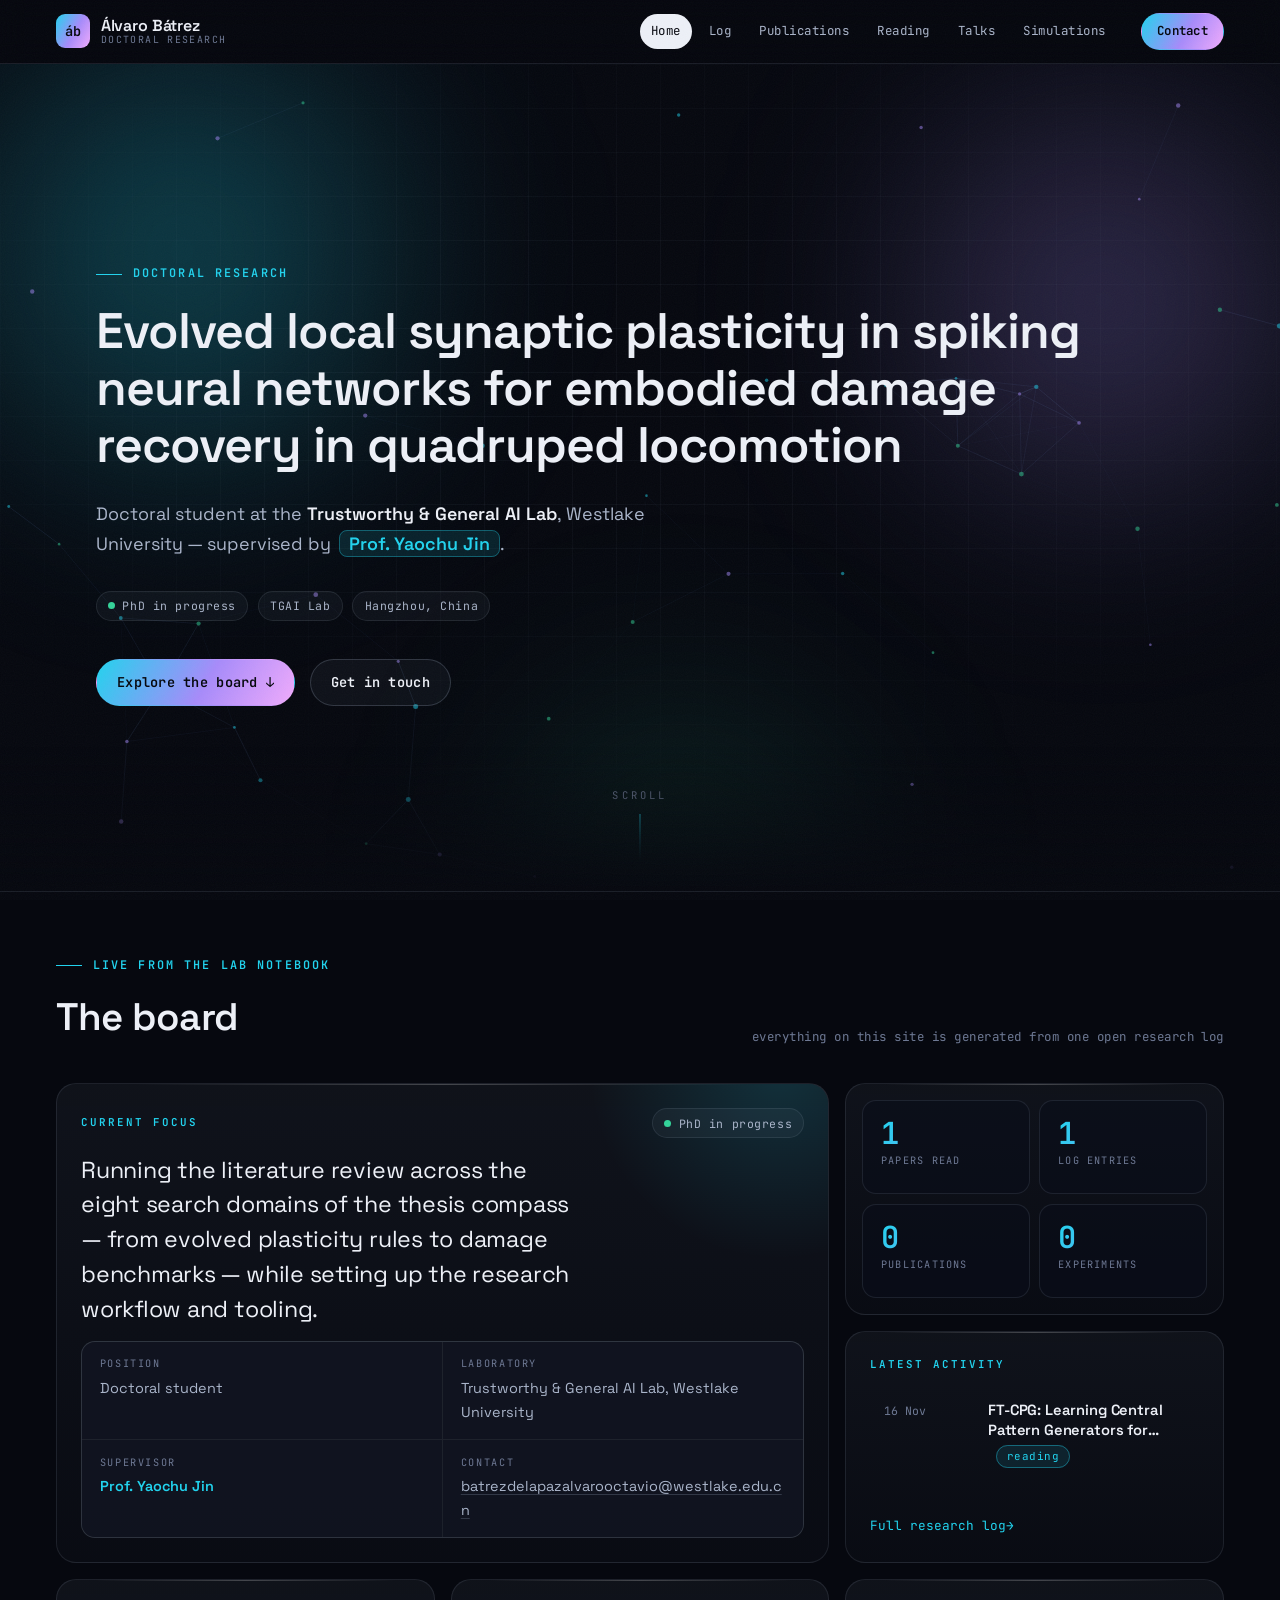
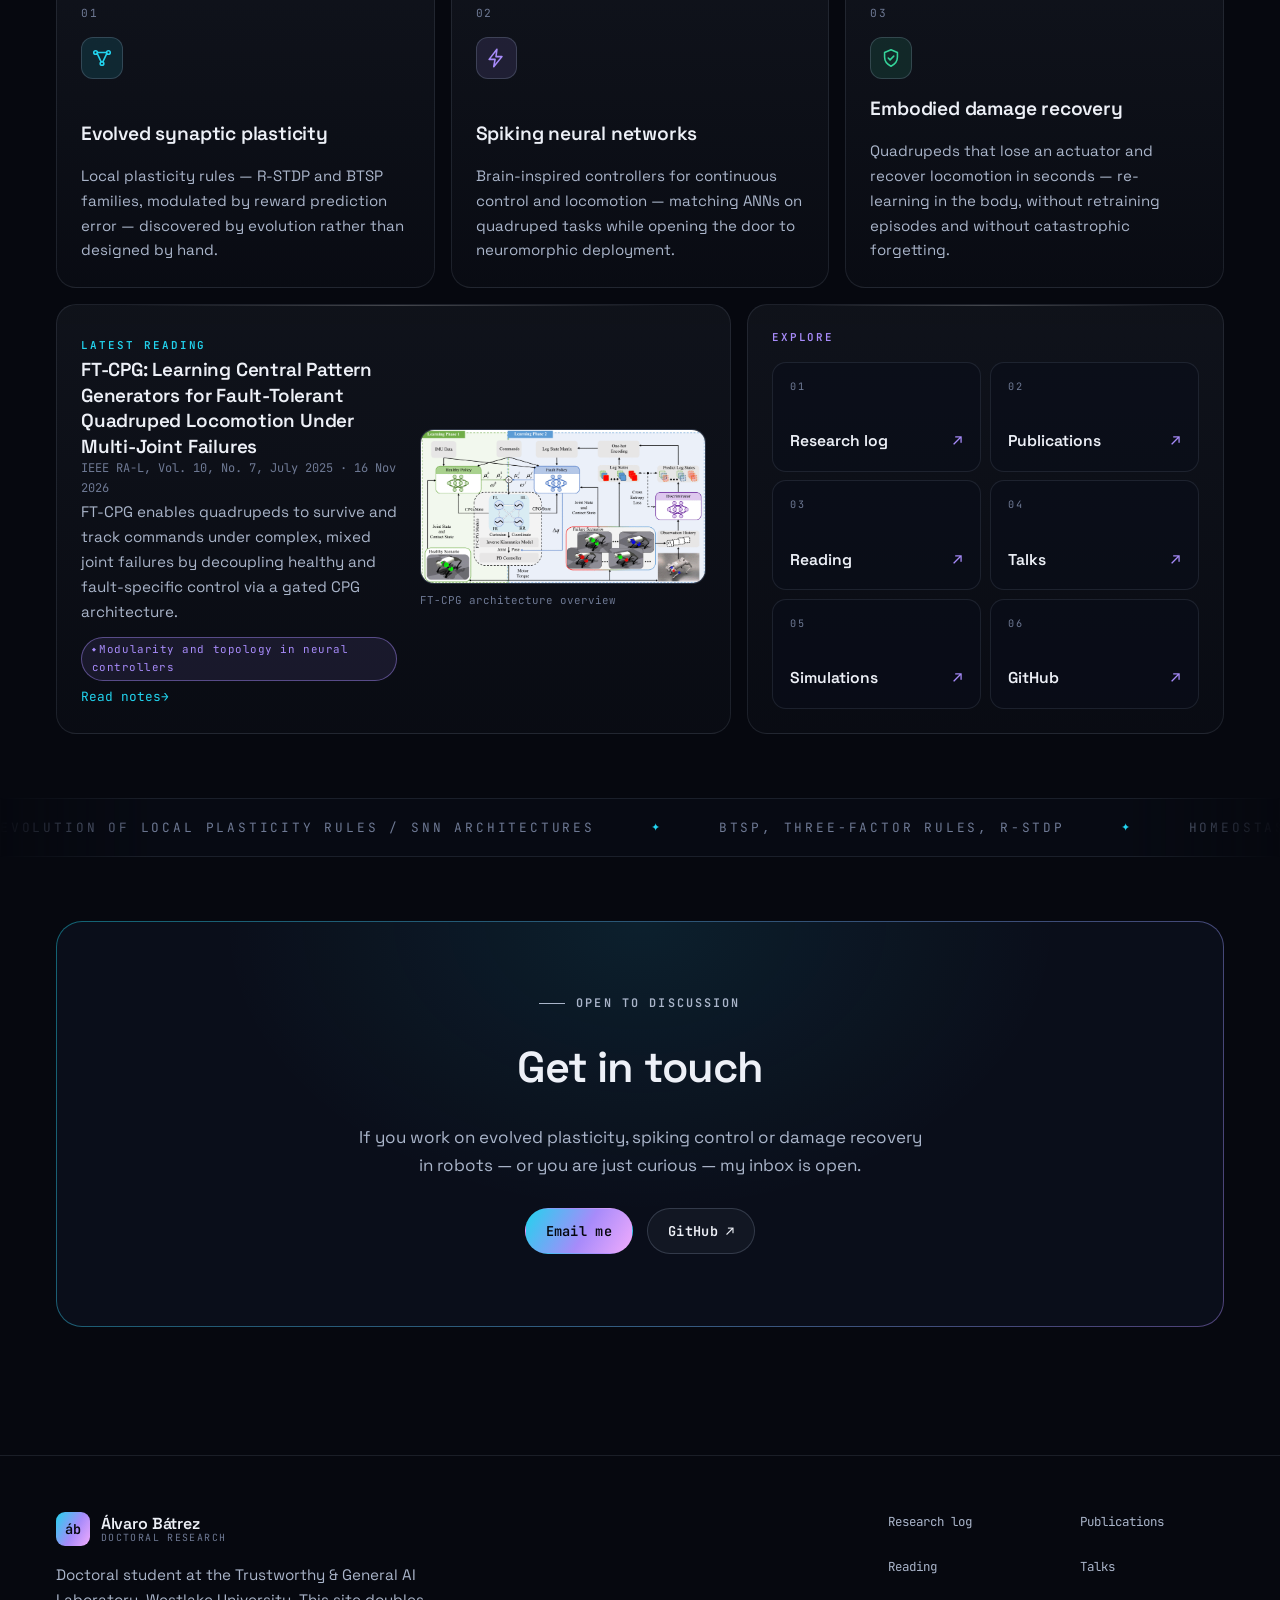
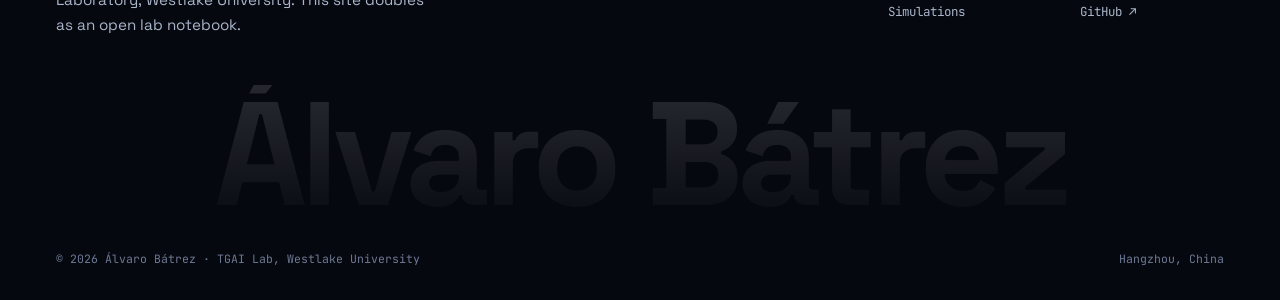
<file: index.html>
<!DOCTYPE html>
<html lang="en">
<head>
  <meta charset="UTF-8" />
  <meta name="viewport" content="width=device-width, initial-scale=1.0" />
  <title>Álvaro Bátrez — Doctoral Research</title>
  <meta name="description" content="Doctoral research of Álvaro Bátrez — evolved local synaptic plasticity in spiking neural networks for embodied damage recovery in quadruped locomotion. TGAI Lab, Westlake University." />
  <link rel="icon" href="data:image/svg+xml,%3Csvg xmlns='http://www.w3.org/2000/svg' viewBox='0 0 64 64'%3E%3Cdefs%3E%3ClinearGradient id='g' x1='0' y1='0' x2='1' y2='1'%3E%3Cstop offset='0' stop-color='%2322d3ee'/%3E%3Cstop offset='1' stop-color='%23a78bfa'/%3E%3C/linearGradient%3E%3C/defs%3E%3Crect width='64' height='64' rx='14' fill='%2306080f'/%3E%3Crect width='64' height='64' rx='14' fill='url(%23g)' opacity='.2'/%3E%3Ctext x='32' y='43' font-family='monospace' font-size='26' font-weight='700' fill='url(%23g)' text-anchor='middle'%3E%C3%A1b%3C/text%3E%3C/svg%3E" />
  <link rel="preconnect" href="https://fonts.googleapis.com" />
  <link rel="preconnect" href="https://fonts.gstatic.com" crossorigin />
  <link href="https://fonts.googleapis.com/css2?family=Space+Grotesk:wght@400..700&family=Instrument+Serif:ital@0;1&family=JetBrains+Mono:wght@400;600&display=swap" rel="stylesheet" />
  <link rel="stylesheet" href="assets/css/style.css" />
</head>
<body>
  <div class="progress" data-progress aria-hidden="true"></div>

  <header class="nav">
    <div class="nav-inner">
      <a class="brand" href="index.html">
        <span class="brand-mark">áb</span>
        <span class="brand-text">Álvaro Bátrez<small>doctoral research</small></span>
      </a>
      <nav class="nav-links" aria-label="Main">
        <a href="index.html" aria-current="page">Home</a>
        <a href="log.html">Log</a>
        <a href="publications.html">Publications</a>
        <a href="reading.html">Reading</a>
        <a href="talks.html">Talks</a>
        <a href="simulations.html">Simulations</a>
      </nav>
      <a class="btn btn-primary btn-sm nav-cta" href="mailto:batrezdelapazalvarooctavio@westlake.edu.cn">Contact</a>
    </div>
  </header>

  <main>
    <!-- ============ HERO ============ -->
    <section class="hero">
      <div class="hero-bg" aria-hidden="true">
        <div class="aurora a1"></div>
        <div class="aurora a2"></div>
        <div class="aurora a3"></div>
        <div class="hero-grid"></div>
      </div>
      <canvas class="hero-canvas" aria-hidden="true"></canvas>

      <div class="container hero-inner">
        <p class="kicker">Doctoral research</p>
        <h1>Evolved local synaptic plasticity in spiking neural networks for embodied damage recovery in quadruped locomotion</h1>
        <p class="hero-sub">
          Doctoral student at the <strong>Trustworthy &amp; General AI Lab</strong>, Westlake University —
          supervised by <strong class="prof-name">Prof. Yaochu Jin</strong>.
        </p>
        <div class="hero-meta">
          <span class="chip"><span class="dot"></span>PhD in progress</span>
          <span class="chip">TGAI Lab</span>
          <span class="chip">Hangzhou, China</span>
        </div>
        <div class="hero-actions">
          <a class="btn btn-primary" href="#board">Explore the board ↓</a>
          <a class="btn btn-ghost" href="mailto:batrezdelapazalvarooctavio@westlake.edu.cn">Get in touch</a>
        </div>
      </div>
      <div class="scroll-cue" aria-hidden="true">scroll</div>
    </section>

    <!-- ============ BENTO BOARD ============ -->
    <section class="section" id="board">
      <div class="container">
        <div class="section-head reveal">
          <div>
            <p class="kicker">Live from the lab notebook</p>
            <h2>The board</h2>
          </div>
          <span class="side-note">everything on this site is generated from one open research log</span>
        </div>

        <div class="bento" data-stagger>
          <!-- focus -->
          <article class="tile tile-focus reveal">
            <span class="tile-glow" aria-hidden="true"></span>
            <div class="tile-head">
              <span class="tile-label">Current focus</span>
              <span class="chip"><span class="dot"></span>PhD in progress</span>
            </div>
            <p class="focus-text" data-render="focus"></p>
            <dl class="ident">
              <div><dt>Position</dt><dd>Doctoral student</dd></div>
              <div><dt>Laboratory</dt><dd>Trustworthy &amp; General AI Lab, Westlake University</dd></div>
              <div><dt>Supervisor</dt><dd class="dd-supervisor">Prof. Yaochu Jin</dd></div>
              <div><dt>Contact</dt><dd><a href="mailto:batrezdelapazalvarooctavio@westlake.edu.cn">batrezdelapazalvarooctavio@westlake.edu.cn</a></dd></div>
            </dl>
          </article>

          <!-- stats -->
          <article class="tile tile-stats reveal" data-render="stats"></article>

          <!-- activity -->
          <article class="tile tile-activity reveal">
            <span class="tile-label">Latest activity</span>
            <ul class="mini-feed" data-render="latest"></ul>
            <div class="tile-foot"><a class="more-link" href="log.html">Full research log</a></div>
          </article>

          <!-- interests -->
          <article class="tile tile-interest tile-i1 i-cyan reveal">
            <span class="idx">01</span>
            <span class="tile-icon" aria-hidden="true">
              <svg width="22" height="22" viewBox="0 0 24 24" fill="none" stroke="currentColor" stroke-width="1.7" stroke-linecap="round" stroke-linejoin="round"><circle cx="5" cy="6" r="2"/><circle cx="19" cy="6" r="2"/><circle cx="12" cy="18" r="2"/><path d="M7 6h10M6.8 7.3l4.3 8.9M17.2 7.3l-4.3 8.9"/></svg>
            </span>
            <h3>Evolved synaptic plasticity</h3>
            <p>Local plasticity rules — R-STDP and BTSP families, modulated by reward prediction error — discovered by evolution rather than designed by hand.</p>
          </article>

          <article class="tile tile-interest tile-i2 i-violet reveal">
            <span class="idx">02</span>
            <span class="tile-icon" aria-hidden="true">
              <svg width="22" height="22" viewBox="0 0 24 24" fill="none" stroke="currentColor" stroke-width="1.7" stroke-linecap="round" stroke-linejoin="round"><path d="M13 2.5L4.5 13.5H11l-1.5 8L18.5 10.5H12l1-8z"/></svg>
            </span>
            <h3>Spiking neural networks</h3>
            <p>Brain-inspired controllers for continuous control and locomotion — matching ANNs on quadruped tasks while opening the door to neuromorphic deployment.</p>
          </article>

          <article class="tile tile-interest tile-i3 i-emerald reveal">
            <span class="idx">03</span>
            <span class="tile-icon" aria-hidden="true">
              <svg width="22" height="22" viewBox="0 0 24 24" fill="none" stroke="currentColor" stroke-width="1.7" stroke-linecap="round" stroke-linejoin="round"><path d="M12 3l7 3v5c0 4.6-3 8.1-7 10-4-1.9-7-5.4-7-10V6l7-3z"/><path d="M9 12l2 2 4-4"/></svg>
            </span>
            <h3>Embodied damage recovery</h3>
            <p>Quadrupeds that lose an actuator and recover locomotion in seconds — re-learning in the body, without retraining episodes and without catastrophic forgetting.</p>
          </article>

          <!-- latest reading -->
          <article class="tile tile-reading reveal" data-render="latest-reading"></article>

          <!-- explore -->
          <nav class="tile tile-explore reveal h-violet" aria-label="Site sections">
            <span class="tile-label">Explore</span>
            <div class="explore-grid">
              <a class="explore-link" href="log.html"><span class="exp-k">01</span><span class="exp-t">Research log</span></a>
              <a class="explore-link" href="publications.html"><span class="exp-k">02</span><span class="exp-t">Publications</span></a>
              <a class="explore-link" href="reading.html"><span class="exp-k">03</span><span class="exp-t">Reading</span></a>
              <a class="explore-link" href="talks.html"><span class="exp-k">04</span><span class="exp-t">Talks</span></a>
              <a class="explore-link" href="simulations.html"><span class="exp-k">05</span><span class="exp-t">Simulations</span></a>
              <a class="explore-link" href="https://github.com/alvarobatrez" target="_blank" rel="noopener"><span class="exp-k">06</span><span class="exp-t">GitHub</span></a>
            </div>
          </nav>
        </div>
      </div>
    </section>

    <!-- ============ SEARCH DOMAINS MARQUEE (thesis compass) ============ -->
    <div class="marquee" aria-hidden="true">
      <div class="marquee-track">
        <span>Evolution of local plasticity rules / SNN architectures</span><span>BTSP, three-factor rules, R-STDP</span><span>Homeostasis and post-lesion cortical rewiring</span><span>SNNs in continuous control and locomotion</span><span>Structural damage and adaptation in legged robots</span><span>Continual learning and forgetting metrics (embedded)</span><span>Damage benchmarks in locomotion</span><span>Modularity and topology in neural controllers</span>
        <span>Evolution of local plasticity rules / SNN architectures</span><span>BTSP, three-factor rules, R-STDP</span><span>Homeostasis and post-lesion cortical rewiring</span><span>SNNs in continuous control and locomotion</span><span>Structural damage and adaptation in legged robots</span><span>Continual learning and forgetting metrics (embedded)</span><span>Damage benchmarks in locomotion</span><span>Modularity and topology in neural controllers</span>
      </div>
    </div>

    <!-- ============ CTA ============ -->
    <section class="cta">
      <div class="container">
        <div class="cta-card reveal">
          <p class="kicker">Open to discussion</p>
          <h2>Get in touch</h2>
          <p>If you work on evolved plasticity, spiking control or damage recovery in robots — or you are just curious — my inbox is open.</p>
          <div class="cta-actions">
            <a class="btn btn-primary" href="mailto:batrezdelapazalvarooctavio@westlake.edu.cn">Email me</a>
            <a class="btn btn-ghost" href="https://github.com/alvarobatrez" target="_blank" rel="noopener">GitHub ↗</a>
          </div>
        </div>
      </div>
    </section>
  </main>

  <footer class="footer">
    <div class="footer-inner">
      <div class="footer-cols">
        <div class="footer-brand">
          <a class="brand" href="index.html">
            <span class="brand-mark">áb</span>
            <span class="brand-text">Álvaro Bátrez<small>doctoral research</small></span>
          </a>
          <p>Doctoral student at the Trustworthy &amp; General AI Laboratory, Westlake University. This site doubles as an open lab notebook.</p>
        </div>
        <nav class="footer-nav" aria-label="Footer">
          <a href="log.html">Research log</a>
          <a href="publications.html">Publications</a>
          <a href="reading.html">Reading</a>
          <a href="talks.html">Talks</a>
          <a href="simulations.html">Simulations</a>
          <a href="https://github.com/alvarobatrez" target="_blank" rel="noopener">GitHub ↗</a>
        </nav>
      </div>
      <div class="wordmark" aria-hidden="true">Álvaro Bátrez</div>
      <p class="footer-legal">
        <span>© 2026 Álvaro Bátrez · TGAI Lab, Westlake University</span>
        <span>Hangzhou, China</span>
      </p>
    </div>
  </footer>

  <script src="assets/js/content.js"></script>
  <script src="assets/js/main.js"></script>
</body>
</html>
</file>
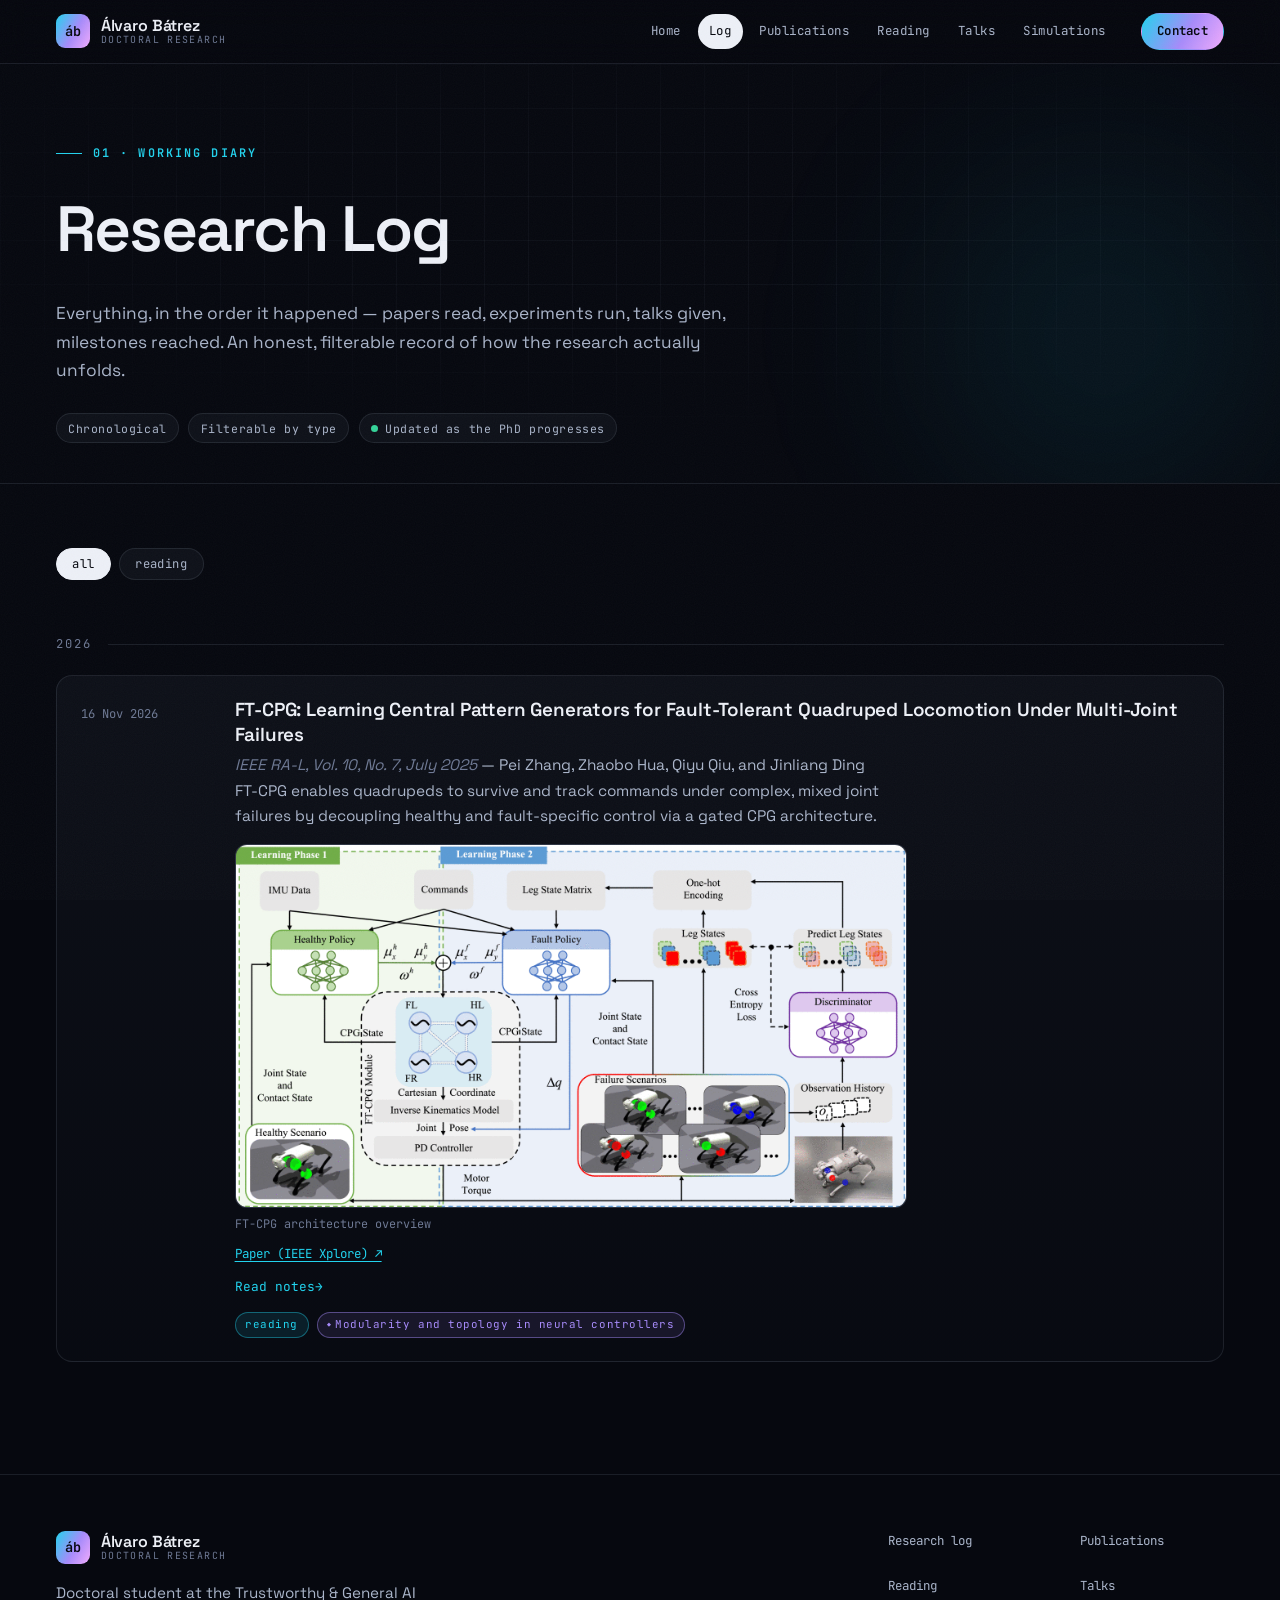
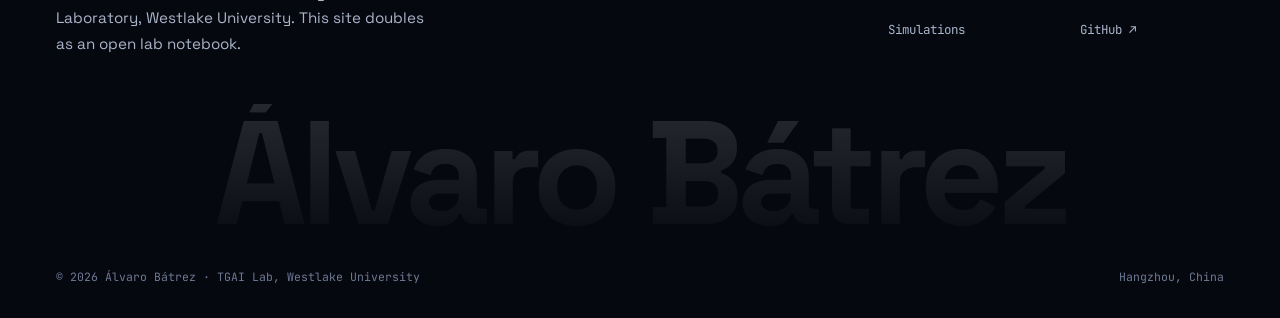
<file: log.html>
<!DOCTYPE html>
<html lang="en">
<head>
  <meta charset="UTF-8" />
  <meta name="viewport" content="width=device-width, initial-scale=1.0" />
  <title>Research Log — Álvaro Bátrez</title>
  <meta name="description" content="A chronological, working record of the doctoral research: experiments, readings, talks and milestones." />
  <link rel="icon" href="data:image/svg+xml,%3Csvg xmlns='http://www.w3.org/2000/svg' viewBox='0 0 64 64'%3E%3Cdefs%3E%3ClinearGradient id='g' x1='0' y1='0' x2='1' y2='1'%3E%3Cstop offset='0' stop-color='%2322d3ee'/%3E%3Cstop offset='1' stop-color='%23a78bfa'/%3E%3C/linearGradient%3E%3C/defs%3E%3Crect width='64' height='64' rx='14' fill='%2306080f'/%3E%3Crect width='64' height='64' rx='14' fill='url(%23g)' opacity='.2'/%3E%3Ctext x='32' y='43' font-family='monospace' font-size='26' font-weight='700' fill='url(%23g)' text-anchor='middle'%3E%C3%A1b%3C/text%3E%3C/svg%3E" />
  <link rel="preconnect" href="https://fonts.googleapis.com" />
  <link rel="preconnect" href="https://fonts.gstatic.com" crossorigin />
  <link href="https://fonts.googleapis.com/css2?family=Space+Grotesk:wght@400..700&family=Instrument+Serif:ital@0;1&family=JetBrains+Mono:wght@400;600&display=swap" rel="stylesheet" />
  <link rel="stylesheet" href="assets/css/style.css" />
</head>
<body>
  <div class="progress" data-progress aria-hidden="true"></div>

  <header class="nav">
    <div class="nav-inner">
      <a class="brand" href="index.html">
        <span class="brand-mark">áb</span>
        <span class="brand-text">Álvaro Bátrez<small>doctoral research</small></span>
      </a>
      <nav class="nav-links" aria-label="Main">
        <a href="index.html">Home</a>
        <a href="log.html" aria-current="page">Log</a>
        <a href="publications.html">Publications</a>
        <a href="reading.html">Reading</a>
        <a href="talks.html">Talks</a>
        <a href="simulations.html">Simulations</a>
      </nav>
      <a class="btn btn-primary btn-sm nav-cta" href="mailto:batrezdelapazalvarooctavio@westlake.edu.cn">Contact</a>
    </div>
  </header>

  <main>
    <section class="page-hero h-cyan">
      <div class="hero-bg" aria-hidden="true"><div class="aurora a2" style="background: radial-gradient(circle, color-mix(in srgb, var(--tile-accent) 18%, transparent), transparent 65%)"></div><div class="hero-grid"></div></div>
      <div class="container">
        <p class="kicker">01 · Working diary</p>
        <h1>Research Log</h1>
        <p class="lede">Everything, in the order it happened — papers read, experiments run, talks given, milestones reached. An honest, filterable record of how the research actually unfolds.</p>
        <div class="page-meta">
          <span class="chip">Chronological</span>
          <span class="chip">Filterable by type</span>
          <span class="chip"><span class="dot"></span>Updated as the PhD progresses</span>
        </div>
      </div>
    </section>

    <section class="section">
      <div class="container">
        <div class="filter-bar" data-filter-bar role="group" aria-label="Filter entries by type"></div>
        <ul class="entry-list" data-render="log"></ul>
      </div>
    </section>
  </main>

  <footer class="footer">
    <div class="footer-inner">
      <div class="footer-cols">
        <div class="footer-brand">
          <a class="brand" href="index.html">
            <span class="brand-mark">áb</span>
            <span class="brand-text">Álvaro Bátrez<small>doctoral research</small></span>
          </a>
          <p>Doctoral student at the Trustworthy &amp; General AI Laboratory, Westlake University. This site doubles as an open lab notebook.</p>
        </div>
        <nav class="footer-nav" aria-label="Footer">
          <a href="log.html">Research log</a>
          <a href="publications.html">Publications</a>
          <a href="reading.html">Reading</a>
          <a href="talks.html">Talks</a>
          <a href="simulations.html">Simulations</a>
          <a href="https://github.com/alvarobatrez" target="_blank" rel="noopener">GitHub ↗</a>
        </nav>
      </div>
      <div class="wordmark" aria-hidden="true">Álvaro Bátrez</div>
      <p class="footer-legal">
        <span>© 2026 Álvaro Bátrez · TGAI Lab, Westlake University</span>
        <span>Hangzhou, China</span>
      </p>
    </div>
  </footer>

  <script src="assets/js/content.js"></script>
  <script src="assets/js/main.js"></script>
</body>
</html>
</file>
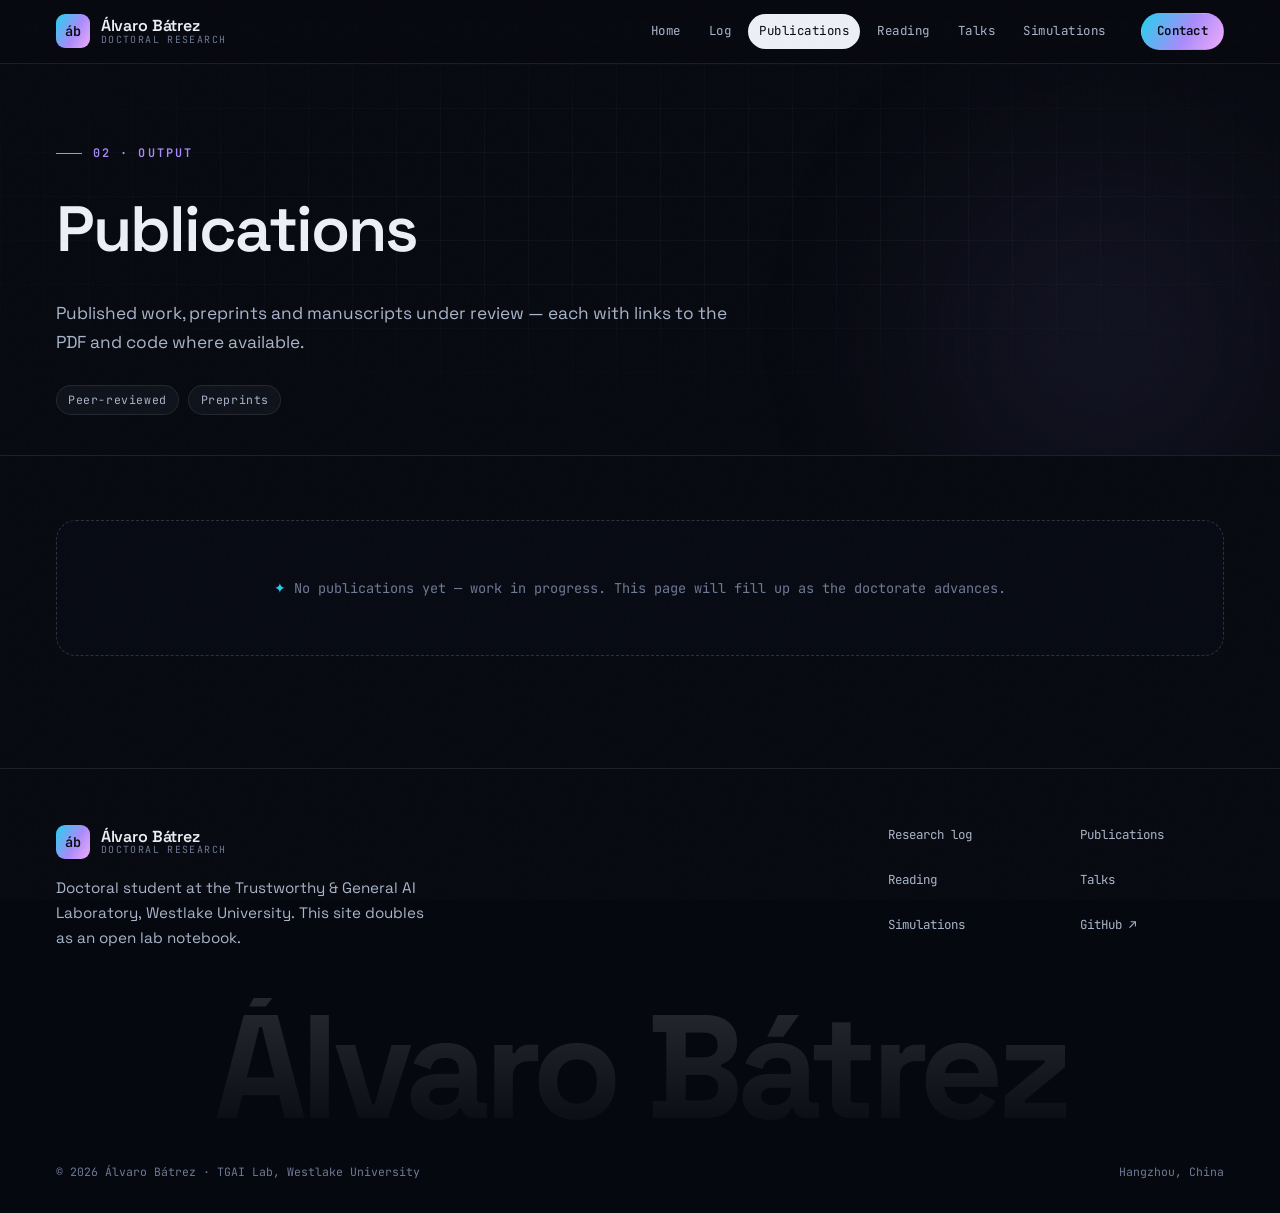
<file: publications.html>
<!DOCTYPE html>
<html lang="en">
<head>
  <meta charset="UTF-8" />
  <meta name="viewport" content="width=device-width, initial-scale=1.0" />
  <title>Publications — Álvaro Bátrez</title>
  <meta name="description" content="Peer-reviewed publications and preprints." />
  <link rel="icon" href="data:image/svg+xml,%3Csvg xmlns='http://www.w3.org/2000/svg' viewBox='0 0 64 64'%3E%3Cdefs%3E%3ClinearGradient id='g' x1='0' y1='0' x2='1' y2='1'%3E%3Cstop offset='0' stop-color='%2322d3ee'/%3E%3Cstop offset='1' stop-color='%23a78bfa'/%3E%3C/linearGradient%3E%3C/defs%3E%3Crect width='64' height='64' rx='14' fill='%2306080f'/%3E%3Crect width='64' height='64' rx='14' fill='url(%23g)' opacity='.2'/%3E%3Ctext x='32' y='43' font-family='monospace' font-size='26' font-weight='700' fill='url(%23g)' text-anchor='middle'%3E%C3%A1b%3C/text%3E%3C/svg%3E" />
  <link rel="preconnect" href="https://fonts.googleapis.com" />
  <link rel="preconnect" href="https://fonts.gstatic.com" crossorigin />
  <link href="https://fonts.googleapis.com/css2?family=Space+Grotesk:wght@400..700&family=Instrument+Serif:ital@0;1&family=JetBrains+Mono:wght@400;600&display=swap" rel="stylesheet" />
  <link rel="stylesheet" href="assets/css/style.css" />
</head>
<body>
  <div class="progress" data-progress aria-hidden="true"></div>

  <header class="nav">
    <div class="nav-inner">
      <a class="brand" href="index.html">
        <span class="brand-mark">áb</span>
        <span class="brand-text">Álvaro Bátrez<small>doctoral research</small></span>
      </a>
      <nav class="nav-links" aria-label="Main">
        <a href="index.html">Home</a>
        <a href="log.html">Log</a>
        <a href="publications.html" aria-current="page">Publications</a>
        <a href="reading.html">Reading</a>
        <a href="talks.html">Talks</a>
        <a href="simulations.html">Simulations</a>
      </nav>
      <a class="btn btn-primary btn-sm nav-cta" href="mailto:batrezdelapazalvarooctavio@westlake.edu.cn">Contact</a>
    </div>
  </header>

  <main>
    <section class="page-hero h-violet">
      <div class="hero-bg" aria-hidden="true"><div class="aurora a2" style="background: radial-gradient(circle, color-mix(in srgb, var(--tile-accent) 18%, transparent), transparent 65%)"></div><div class="hero-grid"></div></div>
      <div class="container">
        <p class="kicker">02 · Output</p>
        <h1>Publications</h1>
        <p class="lede">Published work, preprints and manuscripts under review — each with links to the PDF and code where available.</p>
        <div class="page-meta">
          <span class="chip">Peer-reviewed</span>
          <span class="chip">Preprints</span>
        </div>
      </div>
    </section>

    <section class="section">
      <div class="container">
        <ul class="entry-list" data-render="publications"></ul>
      </div>
    </section>
  </main>

  <footer class="footer">
    <div class="footer-inner">
      <div class="footer-cols">
        <div class="footer-brand">
          <a class="brand" href="index.html">
            <span class="brand-mark">áb</span>
            <span class="brand-text">Álvaro Bátrez<small>doctoral research</small></span>
          </a>
          <p>Doctoral student at the Trustworthy &amp; General AI Laboratory, Westlake University. This site doubles as an open lab notebook.</p>
        </div>
        <nav class="footer-nav" aria-label="Footer">
          <a href="log.html">Research log</a>
          <a href="publications.html">Publications</a>
          <a href="reading.html">Reading</a>
          <a href="talks.html">Talks</a>
          <a href="simulations.html">Simulations</a>
          <a href="https://github.com/alvarobatrez" target="_blank" rel="noopener">GitHub ↗</a>
        </nav>
      </div>
      <div class="wordmark" aria-hidden="true">Álvaro Bátrez</div>
      <p class="footer-legal">
        <span>© 2026 Álvaro Bátrez · TGAI Lab, Westlake University</span>
        <span>Hangzhou, China</span>
      </p>
    </div>
  </footer>

  <script src="assets/js/content.js"></script>
  <script src="assets/js/main.js"></script>
</body>
</html>
</file>
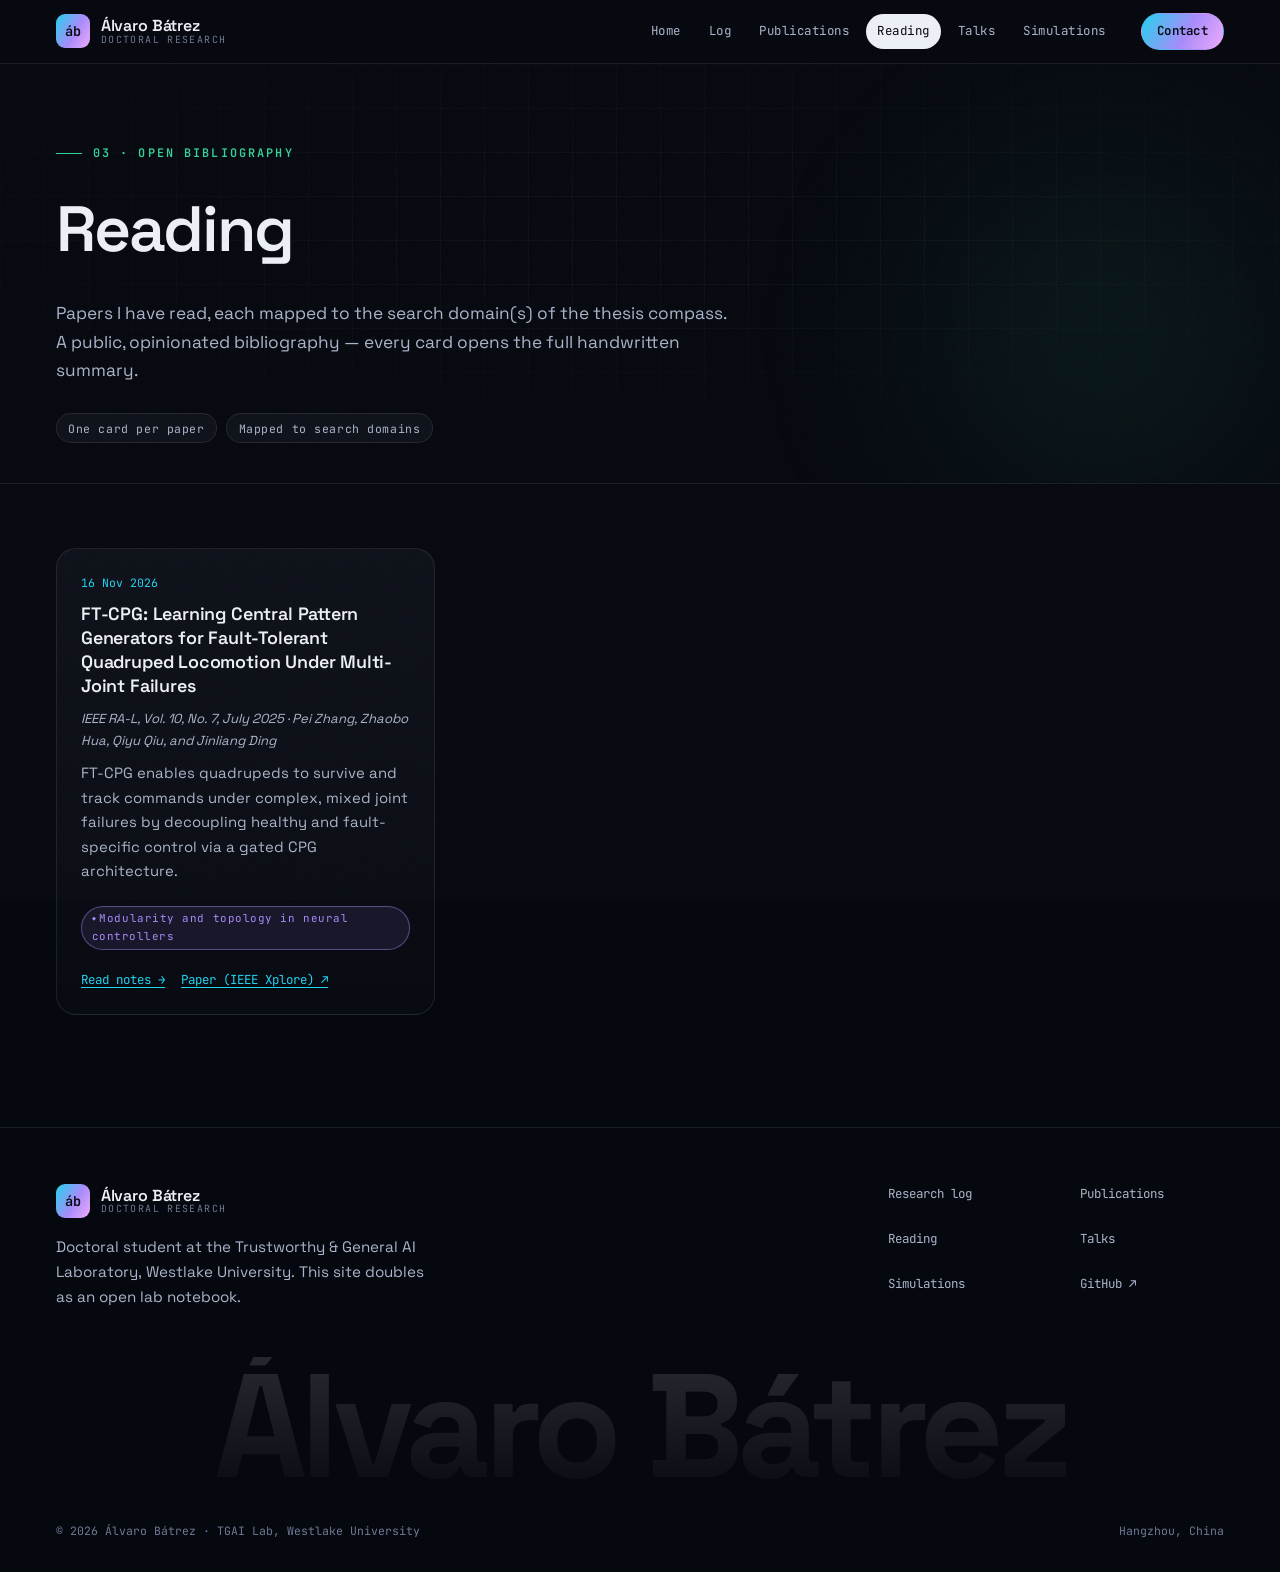
<file: reading.html>
<!DOCTYPE html>
<html lang="en">
<head>
  <meta charset="UTF-8" />
  <meta name="viewport" content="width=device-width, initial-scale=1.0" />
  <title>Reading — Álvaro Bátrez</title>
  <meta name="description" content="Papers read during the doctorate, with short notes." />
  <link rel="icon" href="data:image/svg+xml,%3Csvg xmlns='http://www.w3.org/2000/svg' viewBox='0 0 64 64'%3E%3Cdefs%3E%3ClinearGradient id='g' x1='0' y1='0' x2='1' y2='1'%3E%3Cstop offset='0' stop-color='%2322d3ee'/%3E%3Cstop offset='1' stop-color='%23a78bfa'/%3E%3C/linearGradient%3E%3C/defs%3E%3Crect width='64' height='64' rx='14' fill='%2306080f'/%3E%3Crect width='64' height='64' rx='14' fill='url(%23g)' opacity='.2'/%3E%3Ctext x='32' y='43' font-family='monospace' font-size='26' font-weight='700' fill='url(%23g)' text-anchor='middle'%3E%C3%A1b%3C/text%3E%3C/svg%3E" />
  <link rel="preconnect" href="https://fonts.googleapis.com" />
  <link rel="preconnect" href="https://fonts.gstatic.com" crossorigin />
  <link href="https://fonts.googleapis.com/css2?family=Space+Grotesk:wght@400..700&family=Instrument+Serif:ital@0;1&family=JetBrains+Mono:wght@400;600&display=swap" rel="stylesheet" />
  <link rel="stylesheet" href="assets/css/style.css" />
</head>
<body>
  <div class="progress" data-progress aria-hidden="true"></div>

  <header class="nav">
    <div class="nav-inner">
      <a class="brand" href="index.html">
        <span class="brand-mark">áb</span>
        <span class="brand-text">Álvaro Bátrez<small>doctoral research</small></span>
      </a>
      <nav class="nav-links" aria-label="Main">
        <a href="index.html">Home</a>
        <a href="log.html">Log</a>
        <a href="publications.html">Publications</a>
        <a href="reading.html" aria-current="page">Reading</a>
        <a href="talks.html">Talks</a>
        <a href="simulations.html">Simulations</a>
      </nav>
      <a class="btn btn-primary btn-sm nav-cta" href="mailto:batrezdelapazalvarooctavio@westlake.edu.cn">Contact</a>
    </div>
  </header>

  <main>
    <section class="page-hero h-emerald">
      <div class="hero-bg" aria-hidden="true"><div class="aurora a2" style="background: radial-gradient(circle, color-mix(in srgb, var(--tile-accent) 18%, transparent), transparent 65%)"></div><div class="hero-grid"></div></div>
      <div class="container">
        <p class="kicker">03 · Open bibliography</p>
        <h1>Reading</h1>
        <p class="lede">Papers I have read, each mapped to the search domain(s) of the thesis compass. A public, opinionated bibliography — every card opens the full handwritten summary.</p>
        <div class="page-meta">
          <span class="chip">One card per paper</span>
          <span class="chip">Mapped to search domains</span>
        </div>
      </div>
    </section>

    <section class="section">
      <div class="container">
        <div class="card-grid" data-render="reading"></div>
      </div>
    </section>
  </main>

  <footer class="footer">
    <div class="footer-inner">
      <div class="footer-cols">
        <div class="footer-brand">
          <a class="brand" href="index.html">
            <span class="brand-mark">áb</span>
            <span class="brand-text">Álvaro Bátrez<small>doctoral research</small></span>
          </a>
          <p>Doctoral student at the Trustworthy &amp; General AI Laboratory, Westlake University. This site doubles as an open lab notebook.</p>
        </div>
        <nav class="footer-nav" aria-label="Footer">
          <a href="log.html">Research log</a>
          <a href="publications.html">Publications</a>
          <a href="reading.html">Reading</a>
          <a href="talks.html">Talks</a>
          <a href="simulations.html">Simulations</a>
          <a href="https://github.com/alvarobatrez" target="_blank" rel="noopener">GitHub ↗</a>
        </nav>
      </div>
      <div class="wordmark" aria-hidden="true">Álvaro Bátrez</div>
      <p class="footer-legal">
        <span>© 2026 Álvaro Bátrez · TGAI Lab, Westlake University</span>
        <span>Hangzhou, China</span>
      </p>
    </div>
  </footer>

  <script src="assets/js/content.js"></script>
  <script src="assets/js/main.js"></script>
</body>
</html>
</file>
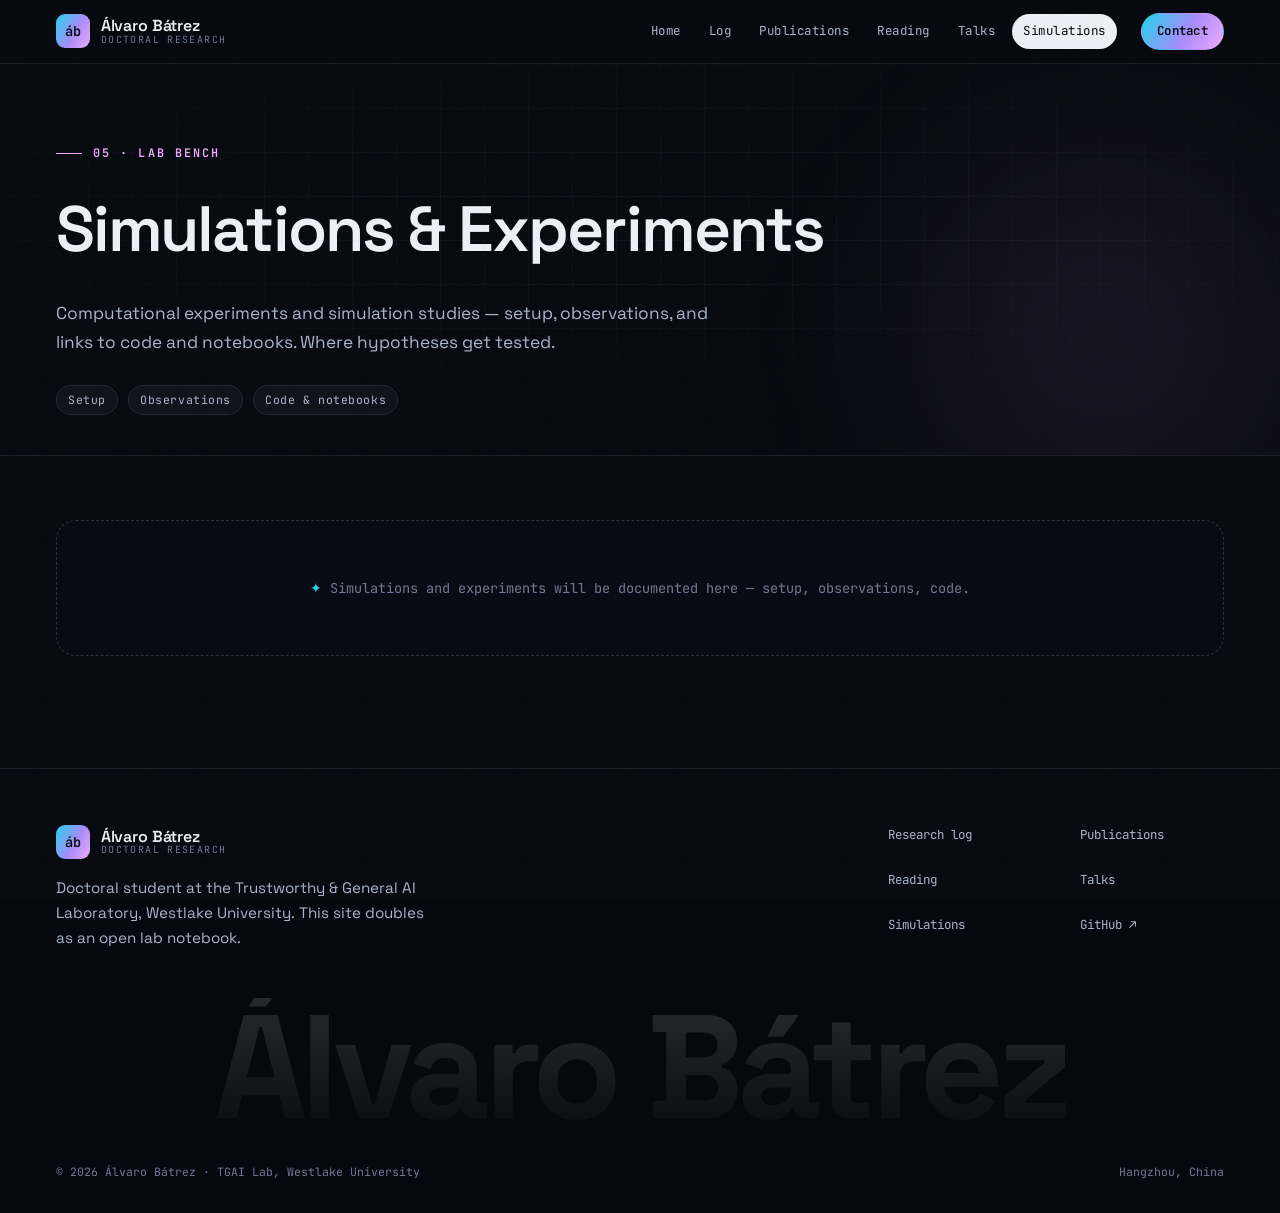
<file: simulations.html>
<!DOCTYPE html>
<html lang="en">
<head>
  <meta charset="UTF-8" />
  <meta name="viewport" content="width=device-width, initial-scale=1.0" />
  <title>Simulations — Álvaro Bátrez</title>
  <meta name="description" content="Computational experiments and simulations carried out during the doctorate." />
  <link rel="icon" href="data:image/svg+xml,%3Csvg xmlns='http://www.w3.org/2000/svg' viewBox='0 0 64 64'%3E%3Cdefs%3E%3ClinearGradient id='g' x1='0' y1='0' x2='1' y2='1'%3E%3Cstop offset='0' stop-color='%2322d3ee'/%3E%3Cstop offset='1' stop-color='%23a78bfa'/%3E%3C/linearGradient%3E%3C/defs%3E%3Crect width='64' height='64' rx='14' fill='%2306080f'/%3E%3Crect width='64' height='64' rx='14' fill='url(%23g)' opacity='.2'/%3E%3Ctext x='32' y='43' font-family='monospace' font-size='26' font-weight='700' fill='url(%23g)' text-anchor='middle'%3E%C3%A1b%3C/text%3E%3C/svg%3E" />
  <link rel="preconnect" href="https://fonts.googleapis.com" />
  <link rel="preconnect" href="https://fonts.gstatic.com" crossorigin />
  <link href="https://fonts.googleapis.com/css2?family=Space+Grotesk:wght@400..700&family=Instrument+Serif:ital@0;1&family=JetBrains+Mono:wght@400;600&display=swap" rel="stylesheet" />
  <link rel="stylesheet" href="assets/css/style.css" />
</head>
<body>
  <div class="progress" data-progress aria-hidden="true"></div>

  <header class="nav">
    <div class="nav-inner">
      <a class="brand" href="index.html">
        <span class="brand-mark">áb</span>
        <span class="brand-text">Álvaro Bátrez<small>doctoral research</small></span>
      </a>
      <nav class="nav-links" aria-label="Main">
        <a href="index.html">Home</a>
        <a href="log.html">Log</a>
        <a href="publications.html">Publications</a>
        <a href="reading.html">Reading</a>
        <a href="talks.html">Talks</a>
        <a href="simulations.html" aria-current="page">Simulations</a>
      </nav>
      <a class="btn btn-primary btn-sm nav-cta" href="mailto:batrezdelapazalvarooctavio@westlake.edu.cn">Contact</a>
    </div>
  </header>

  <main>
    <section class="page-hero h-pink">
      <div class="hero-bg" aria-hidden="true"><div class="aurora a2" style="background: radial-gradient(circle, color-mix(in srgb, var(--tile-accent) 18%, transparent), transparent 65%)"></div><div class="hero-grid"></div></div>
      <div class="container">
        <p class="kicker">05 · Lab bench</p>
        <h1>Simulations &amp; Experiments</h1>
        <p class="lede">Computational experiments and simulation studies — setup, observations, and links to code and notebooks. Where hypotheses get tested.</p>
        <div class="page-meta">
          <span class="chip">Setup</span>
          <span class="chip">Observations</span>
          <span class="chip">Code &amp; notebooks</span>
        </div>
      </div>
    </section>

    <section class="section">
      <div class="container">
        <div class="card-grid" data-render="simulations"></div>
      </div>
    </section>
  </main>

  <footer class="footer">
    <div class="footer-inner">
      <div class="footer-cols">
        <div class="footer-brand">
          <a class="brand" href="index.html">
            <span class="brand-mark">áb</span>
            <span class="brand-text">Álvaro Bátrez<small>doctoral research</small></span>
          </a>
          <p>Doctoral student at the Trustworthy &amp; General AI Laboratory, Westlake University. This site doubles as an open lab notebook.</p>
        </div>
        <nav class="footer-nav" aria-label="Footer">
          <a href="log.html">Research log</a>
          <a href="publications.html">Publications</a>
          <a href="reading.html">Reading</a>
          <a href="talks.html">Talks</a>
          <a href="simulations.html">Simulations</a>
          <a href="https://github.com/alvarobatrez" target="_blank" rel="noopener">GitHub ↗</a>
        </nav>
      </div>
      <div class="wordmark" aria-hidden="true">Álvaro Bátrez</div>
      <p class="footer-legal">
        <span>© 2026 Álvaro Bátrez · TGAI Lab, Westlake University</span>
        <span>Hangzhou, China</span>
      </p>
    </div>
  </footer>

  <script src="assets/js/content.js"></script>
  <script src="assets/js/main.js"></script>
</body>
</html>
</file>
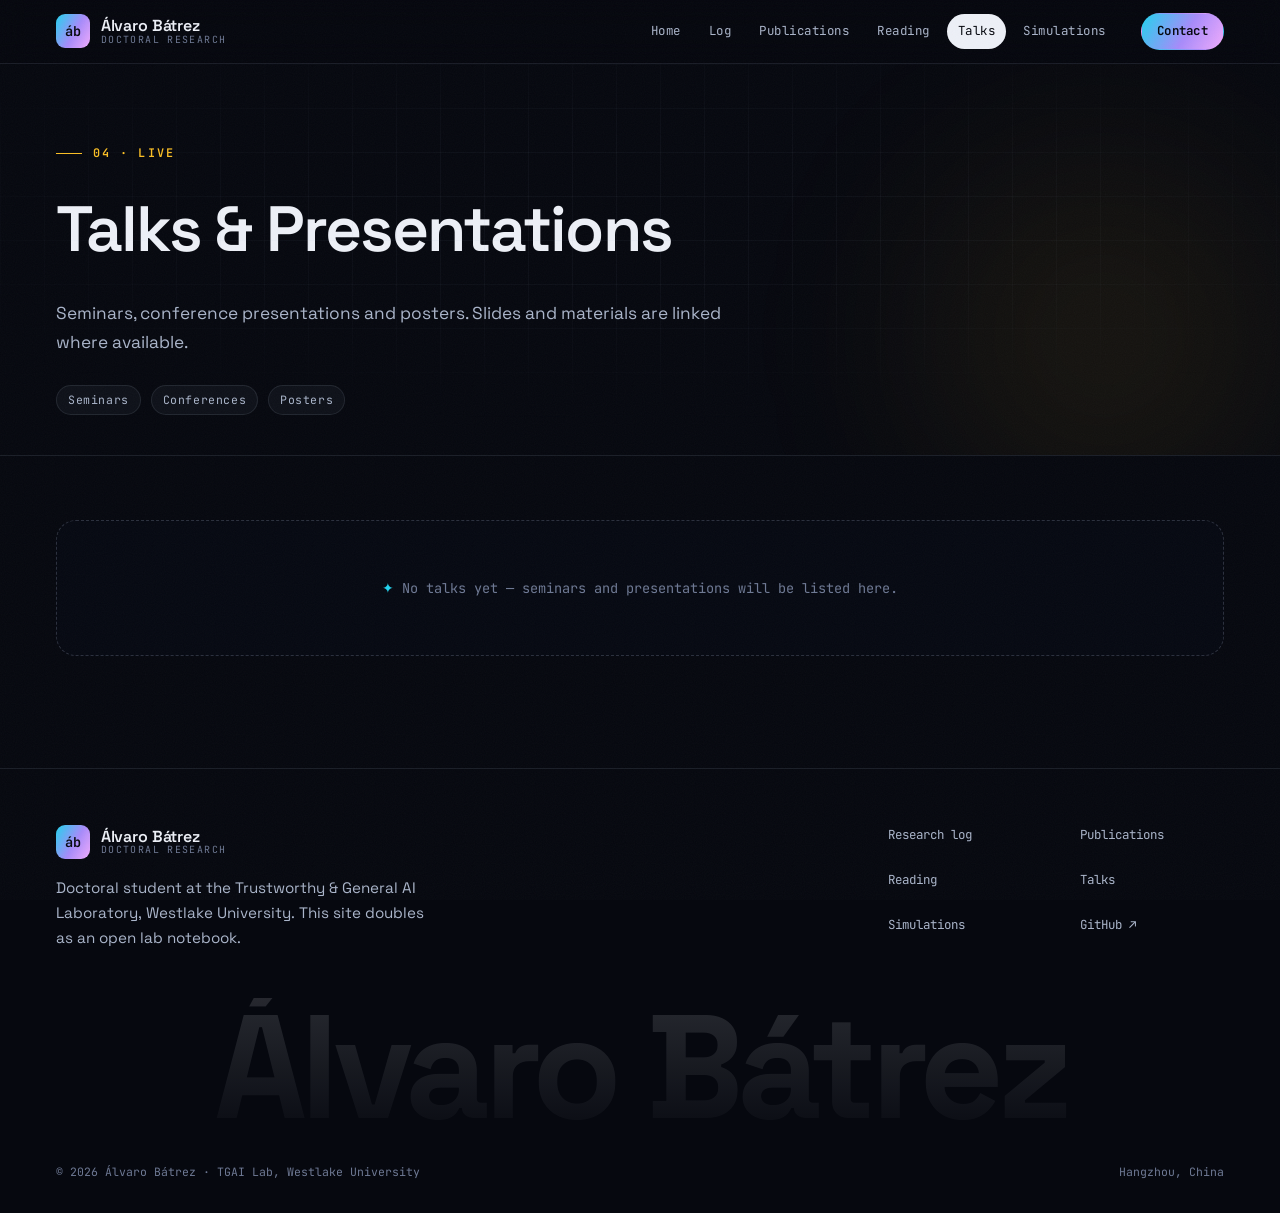
<file: talks.html>
<!DOCTYPE html>
<html lang="en">
<head>
  <meta charset="UTF-8" />
  <meta name="viewport" content="width=device-width, initial-scale=1.0" />
  <title>Talks — Álvaro Bátrez</title>
  <meta name="description" content="Talks, seminars and conference presentations, with slides where available." />
  <link rel="icon" href="data:image/svg+xml,%3Csvg xmlns='http://www.w3.org/2000/svg' viewBox='0 0 64 64'%3E%3Cdefs%3E%3ClinearGradient id='g' x1='0' y1='0' x2='1' y2='1'%3E%3Cstop offset='0' stop-color='%2322d3ee'/%3E%3Cstop offset='1' stop-color='%23a78bfa'/%3E%3C/linearGradient%3E%3C/defs%3E%3Crect width='64' height='64' rx='14' fill='%2306080f'/%3E%3Crect width='64' height='64' rx='14' fill='url(%23g)' opacity='.2'/%3E%3Ctext x='32' y='43' font-family='monospace' font-size='26' font-weight='700' fill='url(%23g)' text-anchor='middle'%3E%C3%A1b%3C/text%3E%3C/svg%3E" />
  <link rel="preconnect" href="https://fonts.googleapis.com" />
  <link rel="preconnect" href="https://fonts.gstatic.com" crossorigin />
  <link href="https://fonts.googleapis.com/css2?family=Space+Grotesk:wght@400..700&family=Instrument+Serif:ital@0;1&family=JetBrains+Mono:wght@400;600&display=swap" rel="stylesheet" />
  <link rel="stylesheet" href="assets/css/style.css" />
</head>
<body>
  <div class="progress" data-progress aria-hidden="true"></div>

  <header class="nav">
    <div class="nav-inner">
      <a class="brand" href="index.html">
        <span class="brand-mark">áb</span>
        <span class="brand-text">Álvaro Bátrez<small>doctoral research</small></span>
      </a>
      <nav class="nav-links" aria-label="Main">
        <a href="index.html">Home</a>
        <a href="log.html">Log</a>
        <a href="publications.html">Publications</a>
        <a href="reading.html">Reading</a>
        <a href="talks.html" aria-current="page">Talks</a>
        <a href="simulations.html">Simulations</a>
      </nav>
      <a class="btn btn-primary btn-sm nav-cta" href="mailto:batrezdelapazalvarooctavio@westlake.edu.cn">Contact</a>
    </div>
  </header>

  <main>
    <section class="page-hero h-amber">
      <div class="hero-bg" aria-hidden="true"><div class="aurora a2" style="background: radial-gradient(circle, color-mix(in srgb, var(--tile-accent) 18%, transparent), transparent 65%)"></div><div class="hero-grid"></div></div>
      <div class="container">
        <p class="kicker">04 · Live</p>
        <h1>Talks &amp; Presentations</h1>
        <p class="lede">Seminars, conference presentations and posters. Slides and materials are linked where available.</p>
        <div class="page-meta">
          <span class="chip">Seminars</span>
          <span class="chip">Conferences</span>
          <span class="chip">Posters</span>
        </div>
      </div>
    </section>

    <section class="section">
      <div class="container">
        <ul class="entry-list" data-render="talks"></ul>
      </div>
    </section>
  </main>

  <footer class="footer">
    <div class="footer-inner">
      <div class="footer-cols">
        <div class="footer-brand">
          <a class="brand" href="index.html">
            <span class="brand-mark">áb</span>
            <span class="brand-text">Álvaro Bátrez<small>doctoral research</small></span>
          </a>
          <p>Doctoral student at the Trustworthy &amp; General AI Laboratory, Westlake University. This site doubles as an open lab notebook.</p>
        </div>
        <nav class="footer-nav" aria-label="Footer">
          <a href="log.html">Research log</a>
          <a href="publications.html">Publications</a>
          <a href="reading.html">Reading</a>
          <a href="talks.html">Talks</a>
          <a href="simulations.html">Simulations</a>
          <a href="https://github.com/alvarobatrez" target="_blank" rel="noopener">GitHub ↗</a>
        </nav>
      </div>
      <div class="wordmark" aria-hidden="true">Álvaro Bátrez</div>
      <p class="footer-legal">
        <span>© 2026 Álvaro Bátrez · TGAI Lab, Westlake University</span>
        <span>Hangzhou, China</span>
      </p>
    </div>
  </footer>

  <script src="assets/js/content.js"></script>
  <script src="assets/js/main.js"></script>
</body>
</html>
</file>
<file: assets/css/style.css>
/* ============================================================
   Álvaro Bátrez — Doctoral Research
   Design: “Aurora Board” — deep-space glass, animated aurora,
   particle field, bento mosaic. Type: Space Grotesk +
   Instrument Serif + JetBrains Mono.
   ============================================================ */

:root {
  color-scheme: dark;
  --bg: #06080f;
  --bg-2: #0a0e1a;
  --surface: rgba(148, 163, 184, 0.06);
  --surface-2: rgba(148, 163, 184, 0.10);
  --border: rgba(148, 163, 184, 0.14);
  --border-2: rgba(148, 163, 184, 0.26);
  --text: #edf0f7;
  --text-2: #aab5ca;
  --text-3: #6e7994;
  --cyan: #22d3ee;
  --violet: #a78bfa;
  --emerald: #34d399;
  --amber: #fbbf24;
  --pink: #f0abfc;
  --grad: linear-gradient(120deg, var(--cyan), var(--violet) 55%, var(--pink));
  --font-display: "Space Grotesk", "Segoe UI", system-ui, sans-serif;
  --font-serif: "Instrument Serif", Georgia, serif;
  --font-mono: "JetBrains Mono", "SFMono-Regular", Consolas, monospace;
  --maxw: 76rem;
  --ease: cubic-bezier(0.22, 1, 0.36, 1);
  --radius: 20px;
}

* { box-sizing: border-box; margin: 0; padding: 0; }

html {
  scroll-behavior: smooth;
  scrollbar-color: #2a3247 var(--bg);
}

@media (prefers-reduced-motion: reduce) {
  html { scroll-behavior: auto; }
  *, *::before, *::after {
    animation-duration: 0.01ms !important;
    animation-iteration-count: 1 !important;
    transition-duration: 0.01ms !important;
  }
}

body {
  font-family: var(--font-display);
  font-size: 1.0625rem;
  line-height: 1.65;
  color: var(--text);
  background: var(--bg);
  min-height: 100dvh;
  display: flex;
  flex-direction: column;
  overflow-x: hidden;
}

/* film grain */
body::after {
  content: "";
  position: fixed;
  inset: 0;
  z-index: 999;
  pointer-events: none;
  opacity: 0.035;
  background-image: url("data:image/svg+xml,%3Csvg xmlns='http://www.w3.org/2000/svg' width='160' height='160'%3E%3Cfilter id='n'%3E%3CfeTurbulence type='fractalNoise' baseFrequency='0.9' numOctaves='2'/%3E%3C/filter%3E%3Crect width='160' height='160' filter='url(%23n)'/%3E%3C/svg%3E");
}

::selection { background: var(--cyan); color: var(--bg); }

a {
  color: var(--cyan);
  text-decoration-thickness: 1px;
  text-underline-offset: 3px;
  transition: color 160ms var(--ease);
}
a:hover { color: var(--text); }
a:focus-visible, button:focus-visible, summary:focus-visible {
  outline: 2px solid var(--cyan);
  outline-offset: 3px;
  border-radius: 4px;
}

h1, h2, h3, h4 { font-weight: 600; letter-spacing: -0.01em; }

/* ---------- scroll progress ---------- */
.progress {
  position: fixed;
  top: 0; left: 0; right: 0;
  height: 2px;
  z-index: 120;
  background: var(--grad);
  transform-origin: 0 50%;
  transform: scaleX(0);
  pointer-events: none;
}

/* ---------- nav ---------- */
.nav {
  position: sticky;
  top: 0;
  z-index: 100;
  border-bottom: 1px solid var(--border);
  background: rgba(6, 8, 15, 0.72);
  backdrop-filter: blur(14px);
  -webkit-backdrop-filter: blur(14px);
}
.nav-inner {
  max-width: var(--maxw);
  margin: 0 auto;
  padding: 0.8rem 1.5rem;
  display: flex;
  align-items: center;
  gap: 1.5rem;
}
.brand {
  display: inline-flex;
  align-items: center;
  gap: 0.7rem;
  text-decoration: none;
  color: var(--text);
  flex-shrink: 0;
}
.brand-mark {
  width: 2.1rem;
  height: 2.1rem;
  border-radius: 9px;
  display: grid;
  place-items: center;
  font-family: var(--font-mono);
  font-size: 0.85rem;
  font-weight: 600;
  color: var(--bg);
  background: var(--grad);
}
.brand-text {
  font-weight: 600;
  font-size: 1rem;
  letter-spacing: -0.01em;
  line-height: 1.1;
}
.brand-text small {
  display: block;
  font-family: var(--font-mono);
  font-weight: 400;
  font-size: 0.62rem;
  letter-spacing: 0.14em;
  text-transform: uppercase;
  color: var(--text-3);
}
.nav-links {
  display: flex;
  gap: 0.35rem;
  margin-left: auto;
  overflow-x: auto;
  scrollbar-width: none;
}
.nav-links::-webkit-scrollbar { display: none; }
.nav-links a {
  font-family: var(--font-mono);
  font-size: 0.78rem;
  letter-spacing: 0.04em;
  color: var(--text-2);
  text-decoration: none;
  padding: 0.45rem 0.7rem;
  border-radius: 999px;
  white-space: nowrap;
  transition: color 160ms var(--ease), background 160ms var(--ease);
}
.nav-links a:hover { color: var(--text); background: var(--surface); }
.nav-links a[aria-current="page"] { color: var(--bg); background: var(--text); }
.nav-cta { flex-shrink: 0; }

/* ---------- buttons & chips ---------- */
.btn {
  display: inline-flex;
  align-items: center;
  gap: 0.5rem;
  font-family: var(--font-mono);
  font-size: 0.85rem;
  font-weight: 600;
  letter-spacing: 0.02em;
  padding: 0.7rem 1.25rem;
  border-radius: 999px;
  text-decoration: none;
  border: 1px solid transparent;
  cursor: pointer;
  transition: transform 200ms var(--ease), box-shadow 200ms var(--ease),
    border-color 200ms var(--ease), color 200ms var(--ease), background 200ms var(--ease);
}
.btn-primary {
  background: var(--grad);
  color: #05070d;
}
.btn-primary:hover {
  color: #05070d;
  transform: translateY(-2px);
  box-shadow: 0 10px 30px -10px rgba(34, 211, 238, 0.45);
}
.btn-ghost {
  border-color: var(--border-2);
  color: var(--text);
  background: var(--surface);
}
.btn-ghost:hover { border-color: var(--cyan); color: var(--cyan); transform: translateY(-2px); }
.btn-sm { padding: 0.45rem 0.95rem; font-size: 0.78rem; }

.chip {
  display: inline-flex;
  align-items: center;
  gap: 0.45rem;
  font-family: var(--font-mono);
  font-size: 0.72rem;
  letter-spacing: 0.05em;
  padding: 0.28rem 0.7rem;
  border-radius: 999px;
  border: 1px solid var(--border);
  background: var(--surface);
  color: var(--text-2);
}
.chip .dot {
  width: 7px;
  height: 7px;
  border-radius: 50%;
  background: var(--emerald);
  animation: pulse 2.4s ease-in-out infinite;
}
@keyframes pulse {
  0%, 100% { box-shadow: 0 0 0 0 rgba(52, 211, 153, 0.5); }
  50% { box-shadow: 0 0 0 6px rgba(52, 211, 153, 0); }
}

/* ---------- layout ---------- */
main { flex: 1; }
.container { max-width: var(--maxw); margin: 0 auto; padding: 0 1.5rem; }
.section { padding: 4rem 0; }

.kicker {
  font-family: var(--font-mono);
  font-size: 0.74rem;
  font-weight: 600;
  letter-spacing: 0.18em;
  text-transform: uppercase;
  color: var(--cyan);
  display: flex;
  align-items: center;
  gap: 0.7rem;
}
.kicker::before {
  content: "";
  width: 1.6rem;
  height: 1px;
  background: currentColor;
  display: inline-block;
}

.section-head {
  display: flex;
  align-items: flex-end;
  justify-content: space-between;
  gap: 1.5rem;
  margin-bottom: 2.2rem;
  flex-wrap: wrap;
}
.section-head h2 {
  font-size: clamp(1.7rem, 3.4vw, 2.4rem);
  letter-spacing: -0.02em;
  margin-top: 0.6rem;
}
.section-head .side-note {
  font-family: var(--font-mono);
  font-size: 0.78rem;
  color: var(--text-3);
  letter-spacing: 0.04em;
}
.more-link {
  font-family: var(--font-mono);
  font-size: 0.8rem;
  text-decoration: none;
  white-space: nowrap;
}
.more-link::after { content: " →"; transition: margin 200ms var(--ease); display: inline-block; }
.more-link:hover::after { margin-left: 3px; }

/* ---------- hero ---------- */
.hero {
  position: relative;
  min-height: 92svh;
  display: flex;
  align-items: center;
  overflow: hidden;
  border-bottom: 1px solid var(--border);
}
.hero-bg { position: absolute; inset: 0; pointer-events: none; }
.aurora {
  position: absolute;
  border-radius: 50%;
  filter: blur(90px);
  will-change: transform;
}
.aurora.a1 {
  width: 42rem; height: 42rem;
  top: -18%; left: -12%;
  background: radial-gradient(circle, rgba(34, 211, 238, 0.34), transparent 65%);
  animation: drift1 26s ease-in-out infinite alternate;
}
.aurora.a2 {
  width: 38rem; height: 38rem;
  top: -8%; right: -10%;
  background: radial-gradient(circle, rgba(167, 139, 250, 0.32), transparent 65%);
  animation: drift2 32s ease-in-out infinite alternate;
}
.aurora.a3 {
  width: 34rem; height: 34rem;
  bottom: -30%; left: 32%;
  background: radial-gradient(circle, rgba(52, 211, 153, 0.16), transparent 65%);
  animation: drift3 38s ease-in-out infinite alternate;
}
@keyframes drift1 { to { transform: translate(9rem, 6rem) scale(1.15); } }
@keyframes drift2 { to { transform: translate(-7rem, 8rem) scale(0.9); } }
@keyframes drift3 { to { transform: translate(6rem, -6rem) scale(1.2); } }

.hero-grid {
  position: absolute;
  inset: 0;
  background-image:
    linear-gradient(rgba(148, 163, 184, 0.05) 1px, transparent 1px),
    linear-gradient(90deg, rgba(148, 163, 184, 0.05) 1px, transparent 1px);
  background-size: 44px 44px;
  -webkit-mask-image: radial-gradient(ellipse 90% 70% at 50% 38%, #000 25%, transparent 78%);
  mask-image: radial-gradient(ellipse 90% 70% at 50% 38%, #000 25%, transparent 78%);
}
.hero-canvas {
  position: absolute;
  inset: 0;
  width: 100%;
  height: 100%;
  pointer-events: none;
  opacity: 0.7;
}
.hero::after {
  content: "";
  position: absolute;
  left: 0; right: 0; bottom: 0;
  height: 9rem;
  background: linear-gradient(transparent, var(--bg));
  pointer-events: none;
}
.hero-inner { position: relative; padding: 7rem 0 6rem; }
.hero h1 {
  font-size: clamp(1.9rem, 3.9vw, 3.3rem);
  line-height: 1.14;
  letter-spacing: -0.02em;
  font-weight: 600;
  margin-top: 1.2rem;
  max-width: 34ch;
}
.hero-sub {
  margin-top: 1.6rem;
  max-width: 58ch;
  font-size: 1.12rem;
  color: var(--text-2);
}
.hero-sub strong { color: var(--text); font-weight: 600; }
.hero-sub .prof-name {
  color: var(--cyan);
  background: color-mix(in srgb, var(--cyan) 12%, transparent);
  border: 1px solid color-mix(in srgb, var(--cyan) 35%, transparent);
  border-radius: 8px;
  padding: 0.08em 0.5em;
  margin-left: 0.15em;
  white-space: nowrap;
}
.hero-meta {
  margin-top: 2rem;
  display: flex;
  gap: 0.6rem;
  flex-wrap: wrap;
}
.hero-actions {
  margin-top: 2.4rem;
  display: flex;
  gap: 0.9rem;
  flex-wrap: wrap;
}
.scroll-cue {
  position: absolute;
  bottom: 1.8rem;
  left: 50%;
  transform: translateX(-50%);
  display: flex;
  flex-direction: column;
  align-items: center;
  gap: 0.6rem;
  font-family: var(--font-mono);
  font-size: 0.66rem;
  letter-spacing: 0.3em;
  text-transform: uppercase;
  color: var(--text-3);
}
.scroll-cue::after {
  content: "";
  width: 1px;
  height: 3rem;
  background: linear-gradient(var(--cyan), transparent);
  animation: cue 2.2s var(--ease) infinite;
}
@keyframes cue {
  0% { transform: scaleY(0); transform-origin: top; }
  45% { transform: scaleY(1); transform-origin: top; }
  55% { transform: scaleY(1); transform-origin: bottom; }
  100% { transform: scaleY(0); transform-origin: bottom; }
}

/* ---------- bento mosaic ---------- */
.bento {
  display: grid;
  gap: 1rem;
  grid-template-columns: repeat(12, 1fr);
  grid-template-areas:
    "f f f f f f f f s s s s"
    "f f f f f f f f a a a a"
    "i1 i1 i1 i1 i2 i2 i2 i2 i3 i3 i3 i3"
    "r r r r r r r e e e e e";
}
.tile-focus { grid-area: f; }
.tile-stats { grid-area: s; }
.tile-activity { grid-area: a; }
.tile-i1 { grid-area: i1; }
.tile-i2 { grid-area: i2; }
.tile-i3 { grid-area: i3; }
.tile-reading { grid-area: r; }
.tile-explore { grid-area: e; }

.tile {
  position: relative;
  border: 1px solid var(--border);
  border-radius: var(--radius);
  background: linear-gradient(180deg, rgba(148, 163, 184, 0.07), rgba(148, 163, 184, 0.028));
  padding: 1.5rem;
  overflow: hidden;
  min-width: 0;
  display: flex;
  flex-direction: column;
  gap: 0.9rem;
  transition: transform 350ms var(--ease), border-color 350ms var(--ease),
    box-shadow 350ms var(--ease);
}
.tile:hover {
  transform: translateY(-3px);
  border-color: var(--border-2);
  box-shadow: 0 24px 60px -34px rgba(0, 0, 0, 0.9);
}
.tile::before {
  /* cursor spotlight */
  content: "";
  position: absolute;
  inset: 0;
  background: radial-gradient(520px circle at var(--mx, 50%) var(--my, 50%),
    rgba(255, 255, 255, 0.055), transparent 42%);
  opacity: 0;
  transition: opacity 350ms var(--ease);
  pointer-events: none;
  z-index: 0;
}
.tile:hover::before { opacity: 1; }
.tile::after {
  /* gradient hairline */
  content: "";
  position: absolute;
  top: 0; left: 10%; right: 10%;
  height: 1px;
  background: linear-gradient(90deg, transparent, rgba(255, 255, 255, 0.22), transparent);
  pointer-events: none;
}
.tile > * { position: relative; z-index: 1; }

.tile-glow {
  position: absolute;
  width: 26rem;
  height: 26rem;
  border-radius: 50%;
  top: -14rem; right: -10rem;
  background: radial-gradient(circle, var(--tile-accent, rgba(34, 211, 238, 0.16)), transparent 65%);
  pointer-events: none;
  z-index: 0 !important;
}

.tile-head {
  display: flex;
  align-items: center;
  justify-content: space-between;
  gap: 1rem;
  flex-wrap: wrap;
}
.tile-label {
  font-family: var(--font-mono);
  font-size: 0.68rem;
  font-weight: 600;
  letter-spacing: 0.18em;
  text-transform: uppercase;
  color: var(--tile-accent, var(--cyan));
}

/* focus tile */
.focus-text {
  font-size: clamp(1.15rem, 2vw, 1.45rem);
  line-height: 1.5;
  letter-spacing: -0.01em;
  color: var(--text);
  max-width: 34ch;
}
.ident {
  margin-top: auto;
  display: grid;
  grid-template-columns: repeat(2, minmax(0, 1fr));
  gap: 1px;
  background: var(--border);
  border: 1px solid var(--border);
  border-radius: 14px;
  overflow: hidden;
}
.ident > div { background: rgba(10, 14, 26, 0.7); padding: 0.9rem 1.1rem; }
.ident dt {
  font-family: var(--font-mono);
  font-size: 0.64rem;
  letter-spacing: 0.16em;
  text-transform: uppercase;
  color: var(--text-3);
  margin-bottom: 0.25rem;
}
.ident dd { font-size: 0.9rem; color: var(--text-2); overflow-wrap: anywhere; }
.ident .dd-supervisor { color: var(--cyan); font-weight: 600; }
.ident dd a { color: var(--text-2); text-decoration-color: var(--border-2); }
.ident dd a:hover { color: var(--cyan); }

/* stats tile */
.tile-stats { display: grid; grid-template-columns: 1fr 1fr; gap: 0.6rem; padding: 1rem; }
.stat {
  border: 1px solid var(--border);
  border-radius: 14px;
  background: rgba(10, 14, 26, 0.55);
  padding: 1rem 1.1rem;
  display: flex;
  flex-direction: column;
  gap: 0.15rem;
  min-width: 0;
}
.stat-n {
  font-family: var(--font-mono);
  font-size: 1.9rem;
  font-weight: 600;
  line-height: 1.1;
  background: linear-gradient(120deg, var(--cyan), var(--violet));
  -webkit-background-clip: text;
  background-clip: text;
  color: transparent;
}
.stat-label {
  font-family: var(--font-mono);
  font-size: 0.64rem;
  letter-spacing: 0.12em;
  text-transform: uppercase;
  color: var(--text-3);
}

/* interest tiles */
.tile-interest { justify-content: flex-end; min-height: 220px; }
.tile-interest .idx {
  font-family: var(--font-mono);
  font-size: 0.7rem;
  color: var(--text-3);
  letter-spacing: 0.14em;
}
.tile-icon {
  width: 2.6rem;
  height: 2.6rem;
  border-radius: 12px;
  display: grid;
  place-items: center;
  border: 1px solid var(--border-2);
  background: color-mix(in srgb, var(--tile-accent, var(--cyan)) 12%, transparent);
  color: var(--tile-accent, var(--cyan));
  margin-bottom: auto;
}
.tile-interest h3 { font-size: 1.2rem; letter-spacing: -0.01em; }
.tile-interest p { color: var(--text-2); font-size: 0.94rem; }

.i-cyan { --tile-accent: var(--cyan); }
.i-violet { --tile-accent: var(--violet); }
.i-emerald { --tile-accent: var(--emerald); }

/* reading tile */
.tile-reading-inner {
  display: grid;
  grid-template-columns: 1.05fr 0.95fr;
  gap: 1.4rem;
  align-items: center;
  flex: 1;
}
.tile-reading h3 { font-size: 1.18rem; line-height: 1.35; }
.tile-reading h3 a { color: var(--text); text-decoration: none; }
.tile-reading h3 a:hover { color: var(--cyan); }
.tile-reading .venue {
  font-family: var(--font-mono);
  font-size: 0.75rem;
  color: var(--text-3);
}
.tile-reading .summary { color: var(--text-2); font-size: 0.95rem; }
.tile-media img {
  width: 100%;
  display: block;
  border-radius: 14px;
  border: 1px solid var(--border-2);
  background: var(--bg-2);
}
.tile-media figcaption {
  font-family: var(--font-mono);
  font-size: 0.68rem;
  color: var(--text-3);
  margin-top: 0.5rem;
}

/* activity tile */
.mini-feed { list-style: none; display: flex; flex-direction: column; gap: 0.35rem; }
.mini-entry {
  display: grid;
  grid-template-columns: 5.6rem 1fr;
  gap: 0.9rem;
  align-items: baseline;
  padding: 0.7rem 0.8rem;
  border-radius: 12px;
  border: 1px solid transparent;
  transition: background 250ms var(--ease), border-color 250ms var(--ease);
}
.mini-entry:hover { background: var(--surface); border-color: var(--border); }
.mini-date {
  font-family: var(--font-mono);
  font-size: 0.72rem;
  color: var(--text-3);
  white-space: nowrap;
}
.mini-entry h4 {
  font-size: 0.92rem;
  font-weight: 600;
  line-height: 1.35;
  display: -webkit-box;
  -webkit-line-clamp: 2;
  -webkit-box-orient: vertical;
  overflow: hidden;
}
.mini-entry h4 a { color: var(--text); text-decoration: none; }
.mini-entry h4 a:hover { color: var(--cyan); }
.mini-entry .tag { margin-left: 0.5rem; }
.tile-foot { margin-top: auto; }

/* explore tile */
.explore-grid {
  display: grid;
  grid-template-columns: 1fr 1fr;
  gap: 0.55rem;
  flex: 1;
}
.explore-link {
  display: flex;
  flex-direction: column;
  justify-content: space-between;
  gap: 1.4rem;
  border: 1px solid var(--border);
  border-radius: 14px;
  background: rgba(10, 14, 26, 0.55);
  padding: 1rem 1.1rem;
  text-decoration: none;
  transition: border-color 250ms var(--ease), background 250ms var(--ease), transform 250ms var(--ease);
}
.explore-link:hover {
  border-color: var(--tile-accent, var(--border-2));
  background: var(--surface-2);
  transform: translateY(-2px);
}
.explore-link .exp-k {
  font-family: var(--font-mono);
  font-size: 0.64rem;
  letter-spacing: 0.14em;
  color: var(--text-3);
}
.explore-link .exp-t {
  font-weight: 600;
  font-size: 0.98rem;
  color: var(--text);
  display: flex;
  justify-content: space-between;
  align-items: baseline;
  gap: 0.5rem;
}
.explore-link .exp-t::after { content: "↗"; color: var(--tile-accent, var(--text-3)); font-family: var(--font-mono); }

/* ---------- marquee ---------- */
.marquee {
  border-block: 1px solid var(--border);
  padding: 1.1rem 0;
  overflow: hidden;
  -webkit-mask-image: linear-gradient(90deg, transparent, #000 12%, #000 88%, transparent);
  mask-image: linear-gradient(90deg, transparent, #000 12%, #000 88%, transparent);
  background: rgba(10, 14, 26, 0.45);
}
.marquee-track {
  display: flex;
  gap: 3.5rem;
  width: max-content;
  animation: marquee 55s linear infinite;
}
.marquee-track span {
  font-family: var(--font-mono);
  font-size: 0.8rem;
  letter-spacing: 0.22em;
  text-transform: uppercase;
  color: var(--text-3);
  display: inline-flex;
  align-items: center;
  gap: 3.5rem;
  white-space: nowrap;
}
.marquee-track span::after { content: "✦"; color: var(--cyan); font-size: 0.7rem; }
@keyframes marquee { to { transform: translateX(-50%); } }
.marquee:hover .marquee-track { animation-play-state: paused; }

/* ---------- CTA band ---------- */
.cta { padding: 4rem 0 5rem; }
.cta-card {
  border-radius: 26px;
  padding: clamp(2.5rem, 6vw, 4.5rem);
  text-align: center;
  display: flex;
  flex-direction: column;
  align-items: center;
  gap: 1.2rem;
  background:
    radial-gradient(60% 120% at 50% 0%, rgba(34, 211, 238, 0.09), transparent 60%),
    linear-gradient(#0a0e1a, #0a0e1a) padding-box,
    linear-gradient(120deg, rgba(34, 211, 238, 0.45), rgba(167, 139, 250, 0.45)) border-box;
  border: 1px solid transparent;
}
.cta-card h2 { font-size: clamp(1.7rem, 4vw, 2.7rem); letter-spacing: -0.02em; }
.cta-card p { color: var(--text-2); max-width: 52ch; }
.cta-card .kicker { justify-content: center; }
.cta-actions { display: flex; gap: 0.9rem; flex-wrap: wrap; justify-content: center; margin-top: 0.6rem; }

/* ---------- page hero (sub-pages) ---------- */
.page-hero { padding: 5rem 0 2.5rem; border-bottom: 1px solid var(--border); position: relative; overflow: hidden; }
.page-hero .aurora { opacity: 0.6; }
.page-hero h1 {
  font-size: clamp(2.4rem, 6vw, 4rem);
  letter-spacing: -0.03em;
  margin-top: 0.9rem;
}
.page-hero .lede {
  margin-top: 1rem;
  max-width: 62ch;
  color: var(--text-2);
  font-size: 1.08rem;
}
.page-hero .page-meta {
  margin-top: 1.8rem;
  display: flex;
  gap: 0.6rem;
  flex-wrap: wrap;
}
.h-cyan { --tile-accent: var(--cyan); }
.h-violet { --tile-accent: var(--violet); }
.h-emerald { --tile-accent: var(--emerald); }
.h-amber { --tile-accent: var(--amber); }
.h-pink { --tile-accent: var(--pink); }
.page-hero .kicker { color: var(--tile-accent, var(--cyan)); }

/* ---------- filter bar ---------- */
.filter-bar { display: flex; gap: 0.5rem; flex-wrap: wrap; margin-bottom: 1.8rem; }
.filter-btn {
  font-family: var(--font-mono);
  font-size: 0.76rem;
  letter-spacing: 0.04em;
  padding: 0.42rem 0.95rem;
  border: 1px solid var(--border);
  border-radius: 999px;
  background: var(--surface);
  color: var(--text-2);
  cursor: pointer;
  transition: all 200ms var(--ease);
}
.filter-btn:hover { border-color: var(--border-2); color: var(--text); }
.filter-btn[aria-pressed="true"] {
  background: var(--text);
  border-color: var(--text);
  color: var(--bg);
}

/* ---------- entry list (log, publications, talks) ---------- */
.entry-list { list-style: none; display: flex; flex-direction: column; gap: 0.9rem; }
.entry {
  display: grid;
  grid-template-columns: 8rem 1fr;
  gap: 1.6rem;
  padding: 1.4rem 1.5rem;
  border: 1px solid var(--border);
  border-radius: 16px;
  background: linear-gradient(180deg, rgba(148, 163, 184, 0.055), rgba(148, 163, 184, 0.02));
  transition: border-color 300ms var(--ease), transform 300ms var(--ease), box-shadow 300ms var(--ease);
}
.entry:hover {
  border-color: var(--border-2);
  transform: translateX(4px);
  box-shadow: -14px 14px 40px -30px rgba(0, 0, 0, 0.9);
}
.entry-date {
  font-family: var(--font-mono);
  font-size: 0.76rem;
  color: var(--text-3);
  padding-top: 0.35rem;
  white-space: nowrap;
}
.entry-body { min-width: 0; }
.entry-body h3 { font-size: 1.18rem; line-height: 1.3; margin-bottom: 0.3rem; }
.entry-body h3 a { color: var(--text); text-decoration: none; }
.entry-body h3 a:hover { color: var(--cyan); }
.entry-body > p { color: var(--text-2); font-size: 0.96rem; max-width: 66ch; }
.entry-body em { color: var(--text-3); }
.entry-points {
  margin-top: 0.6rem;
  padding-left: 1.1rem;
  color: var(--text-2);
  font-size: 0.95rem;
  max-width: 66ch;
}
.entry-points li + li { margin-top: 0.4rem; }
.entry-points li::marker { color: var(--cyan); }
.entry-points strong { color: var(--text); font-weight: 600; }
.entry-figure { margin-top: 1rem; max-width: 42rem; }
.entry-figure img {
  width: 100%;
  display: block;
  border: 1px solid var(--border-2);
  border-radius: 12px;
  background: var(--bg-2);
}
.entry-figure figcaption {
  font-family: var(--font-mono);
  font-size: 0.74rem;
  color: var(--text-3);
  margin-top: 0.45rem;
}
.read-notes { display: inline-block; margin-top: 0.7rem; }

.entry-tags { margin-top: 0.8rem; display: flex; gap: 0.5rem; flex-wrap: wrap; }
.card-links { display: flex; gap: 1rem; font-family: var(--font-mono); font-size: 0.78rem; flex-wrap: wrap; margin-top: 0.6rem; }

.tag {
  font-family: var(--font-mono);
  font-size: 0.68rem;
  letter-spacing: 0.05em;
  padding: 0.2rem 0.6rem;
  border: 1px solid var(--border);
  border-radius: 999px;
  color: var(--text-3);
  background: var(--surface);
}
.tag[data-kind] {
  color: var(--tile-accent, var(--cyan));
  border-color: color-mix(in srgb, var(--tile-accent, var(--cyan)) 40%, transparent);
  background: color-mix(in srgb, var(--tile-accent, var(--cyan)) 10%, transparent);
}
.tag[data-kind="reading"] { --tile-accent: var(--cyan); }
.tag[data-kind="publication"] { --tile-accent: var(--violet); }
.tag[data-kind="talk"] { --tile-accent: var(--amber); }
.tag[data-kind="simulation"] { --tile-accent: var(--emerald); }
.tag[data-kind="milestone"] { --tile-accent: var(--pink); }

/* search-domain chips: full domain names, marked with a compass diamond */
.tag-domain {
  color: var(--violet);
  border-color: color-mix(in srgb, var(--violet) 45%, transparent);
  background: color-mix(in srgb, var(--violet) 10%, transparent);
}
.tag-domain::before {
  content: "◆";
  font-size: 0.6em;
  margin-right: 0.5em;
  vertical-align: 1.5px;
}

.year-marker {
  font-family: var(--font-mono);
  font-size: 0.76rem;
  letter-spacing: 0.16em;
  color: var(--text-3);
  text-transform: uppercase;
  padding: 1.6rem 0 0.4rem;
  display: flex;
  align-items: center;
  gap: 1rem;
}
.year-marker::after { content: ""; flex: 1; height: 1px; background: var(--border); }

/* ---------- card grid (reading, simulations) ---------- */
.card-grid { display: grid; grid-template-columns: repeat(auto-fill, minmax(300px, 1fr)); gap: 1rem; }
.card {
  border: 1px solid var(--border);
  background: linear-gradient(180deg, rgba(148, 163, 184, 0.06), rgba(148, 163, 184, 0.022));
  padding: 1.5rem;
  border-radius: var(--radius);
  display: flex;
  flex-direction: column;
  gap: 0.6rem;
  position: relative;
  overflow: hidden;
  transition: transform 300ms var(--ease), box-shadow 300ms var(--ease), border-color 300ms var(--ease);
}
.card::before {
  content: "";
  position: absolute;
  inset: 0;
  background: radial-gradient(420px circle at var(--mx, 50%) var(--my, 50%),
    rgba(255, 255, 255, 0.05), transparent 40%);
  opacity: 0;
  transition: opacity 300ms var(--ease);
  pointer-events: none;
}
.card:hover::before { opacity: 1; }
.card:hover {
  transform: translateY(-4px);
  border-color: var(--border-2);
  box-shadow: 0 24px 50px -30px rgba(0, 0, 0, 0.9);
}
.card .card-date { font-family: var(--font-mono); font-size: 0.72rem; color: var(--cyan); }
.card h3 { font-size: 1.12rem; line-height: 1.35; }
.card h3 a { color: var(--text); text-decoration: none; }
.card h3 a:hover { color: var(--cyan); }
.card .card-venue { font-size: 0.82rem; color: var(--text-2); font-style: italic; }
.card p { color: var(--text-2); font-size: 0.93rem; flex: 1; }
.card .card-links a { color: var(--cyan); }

/* ---------- paper detail page ---------- */
.backlink {
  display: inline-flex;
  align-items: center;
  gap: 0.5rem;
  font-family: var(--font-mono);
  font-size: 0.78rem;
  color: var(--text-3);
  text-decoration: none;
  margin-bottom: 2rem;
  transition: color 160ms var(--ease);
}
.backlink:hover { color: var(--cyan); }
.paper-article { max-width: 70ch; padding-bottom: 4rem; }
.paper-article h1 {
  font-size: clamp(1.8rem, 3.4vw, 2.5rem);
  line-height: 1.15;
  letter-spacing: -0.02em;
  margin-bottom: 1.1rem;
}
.paper-article h2 { font-size: 1.45rem; margin: 2.4rem 0 0.8rem; }
.paper-article h3 { font-size: 1.18rem; margin: 1.8rem 0 0.6rem; }
.paper-article p, .paper-article li { color: var(--text-2); }
.paper-article p + p { margin-top: 1rem; }
.paper-article ul, .paper-article ol { padding-left: 1.3rem; margin-top: 0.6rem; }
.paper-article li + li { margin-top: 0.6rem; }
.paper-article li::marker { color: var(--cyan); }
.paper-article strong { color: var(--text); }
.paper-article hr { border: none; border-top: 1px solid var(--border); margin: 2rem 0; }
.paper-article blockquote {
  border-left: 2px solid var(--violet);
  padding-left: 1rem;
  margin: 1.2rem 0;
  color: var(--text-2);
  font-family: var(--font-serif);
  font-style: italic;
  font-size: 1.1rem;
}
.paper-article code {
  font-family: var(--font-mono);
  font-size: 0.88em;
  background: var(--surface-2);
  border: 1px solid var(--border);
  border-radius: 6px;
  padding: 0.1em 0.4em;
}
.paper-article mjx-container { color: var(--text); }

/* ---------- empty states ---------- */
.empty-state {
  font-family: var(--font-mono);
  font-size: 0.85rem;
  color: var(--text-3);
  text-align: center;
  padding: 3.5rem 1.5rem;
  border: 1px dashed var(--border-2);
  border-radius: var(--radius);
  background: rgba(10, 14, 26, 0.35);
}
.empty-state::before { content: "✦ "; color: var(--cyan); }
.entry-list .empty-state, .card-grid .empty-state { grid-column: 1 / -1; }

/* ---------- footer ---------- */
.footer { border-top: 1px solid var(--border); margin-top: 3rem; overflow: hidden; }
.footer-inner { max-width: var(--maxw); margin: 0 auto; padding: 3.5rem 1.5rem 2rem; }
.footer-cols {
  display: flex;
  justify-content: space-between;
  gap: 3rem;
  flex-wrap: wrap;
}
.footer-brand p { color: var(--text-2); max-width: 38ch; margin-top: 1rem; font-size: 0.95rem; }
.footer-nav { display: grid; grid-template-columns: repeat(2, minmax(9rem, auto)); gap: 0.6rem 3rem; }
.footer-nav a {
  font-family: var(--font-mono);
  font-size: 0.78rem;
  color: var(--text-2);
  text-decoration: none;
  transition: color 160ms var(--ease);
}
.footer-nav a:hover { color: var(--cyan); }
.footer-social { display: flex; gap: 0.7rem; margin-top: 1.4rem; flex-wrap: wrap; }
.wordmark {
  margin-top: 3rem;
  font-weight: 700;
  font-size: clamp(2.6rem, 11.5vw, 9.5rem);
  line-height: 0.95;
  letter-spacing: -0.045em;
  text-align: center;
  white-space: nowrap;
  background: linear-gradient(180deg, rgba(237, 240, 247, 0.14), rgba(237, 240, 247, 0.015));
  -webkit-background-clip: text;
  background-clip: text;
  color: transparent;
  user-select: none;
  pointer-events: none;
}
.footer-legal {
  display: flex;
  justify-content: space-between;
  gap: 1rem;
  flex-wrap: wrap;
  margin-top: 1.5rem;
  font-family: var(--font-mono);
  font-size: 0.72rem;
  color: var(--text-3);
}

/* ---------- reveal on scroll ---------- */
.reveal.js-armed {
  opacity: 0;
  transform: translateY(18px);
  transition: opacity 650ms var(--ease), transform 650ms var(--ease);
}
.reveal.js-armed.is-visible { opacity: 1; transform: none; }
@media (prefers-reduced-motion: reduce) {
  .reveal.js-armed { opacity: 1; transform: none; }
}

/* ---------- responsive ---------- */
@media (max-width: 1020px) {
  .bento {
    grid-template-columns: repeat(2, 1fr);
    grid-template-areas:
      "f f"
      "s a"
      "i1 i2"
      "i3 i3"
      "r r"
      "e e";
  }
  .tile-reading-inner { grid-template-columns: 1fr 0.9fr; }
}
@media (max-width: 720px) {
  .nav-cta { display: none; }
  .nav-links {
    -webkit-mask-image: linear-gradient(90deg, #000 84%, transparent);
    mask-image: linear-gradient(90deg, #000 84%, transparent);
  }
  .hero-inner { padding: 5.5rem 0 6rem; }
  .hero { min-height: 86svh; }
  .scroll-cue { display: none; }
}
@media (max-width: 640px) {
  body { font-size: 1rem; }
  .container { padding: 0 1.1rem; }
  .nav-inner { padding: 0.7rem 1.1rem; gap: 0.8rem; }
  .brand-text small { display: none; }
  .bento { grid-template-columns: 1fr; grid-template-areas: "f" "s" "a" "i1" "i2" "i3" "r" "e"; }
  .tile-stats { grid-template-columns: 1fr 1fr; }
  .tile-reading-inner { grid-template-columns: 1fr; }
  .entry { grid-template-columns: 1fr; gap: 0.4rem; padding: 1.2rem 1.2rem; }
  .ident { grid-template-columns: 1fr; }
  .mini-entry { grid-template-columns: 1fr; gap: 0.2rem; }
  .section { padding: 3rem 0; }
  .footer-nav { grid-template-columns: 1fr; }
}
</file>
